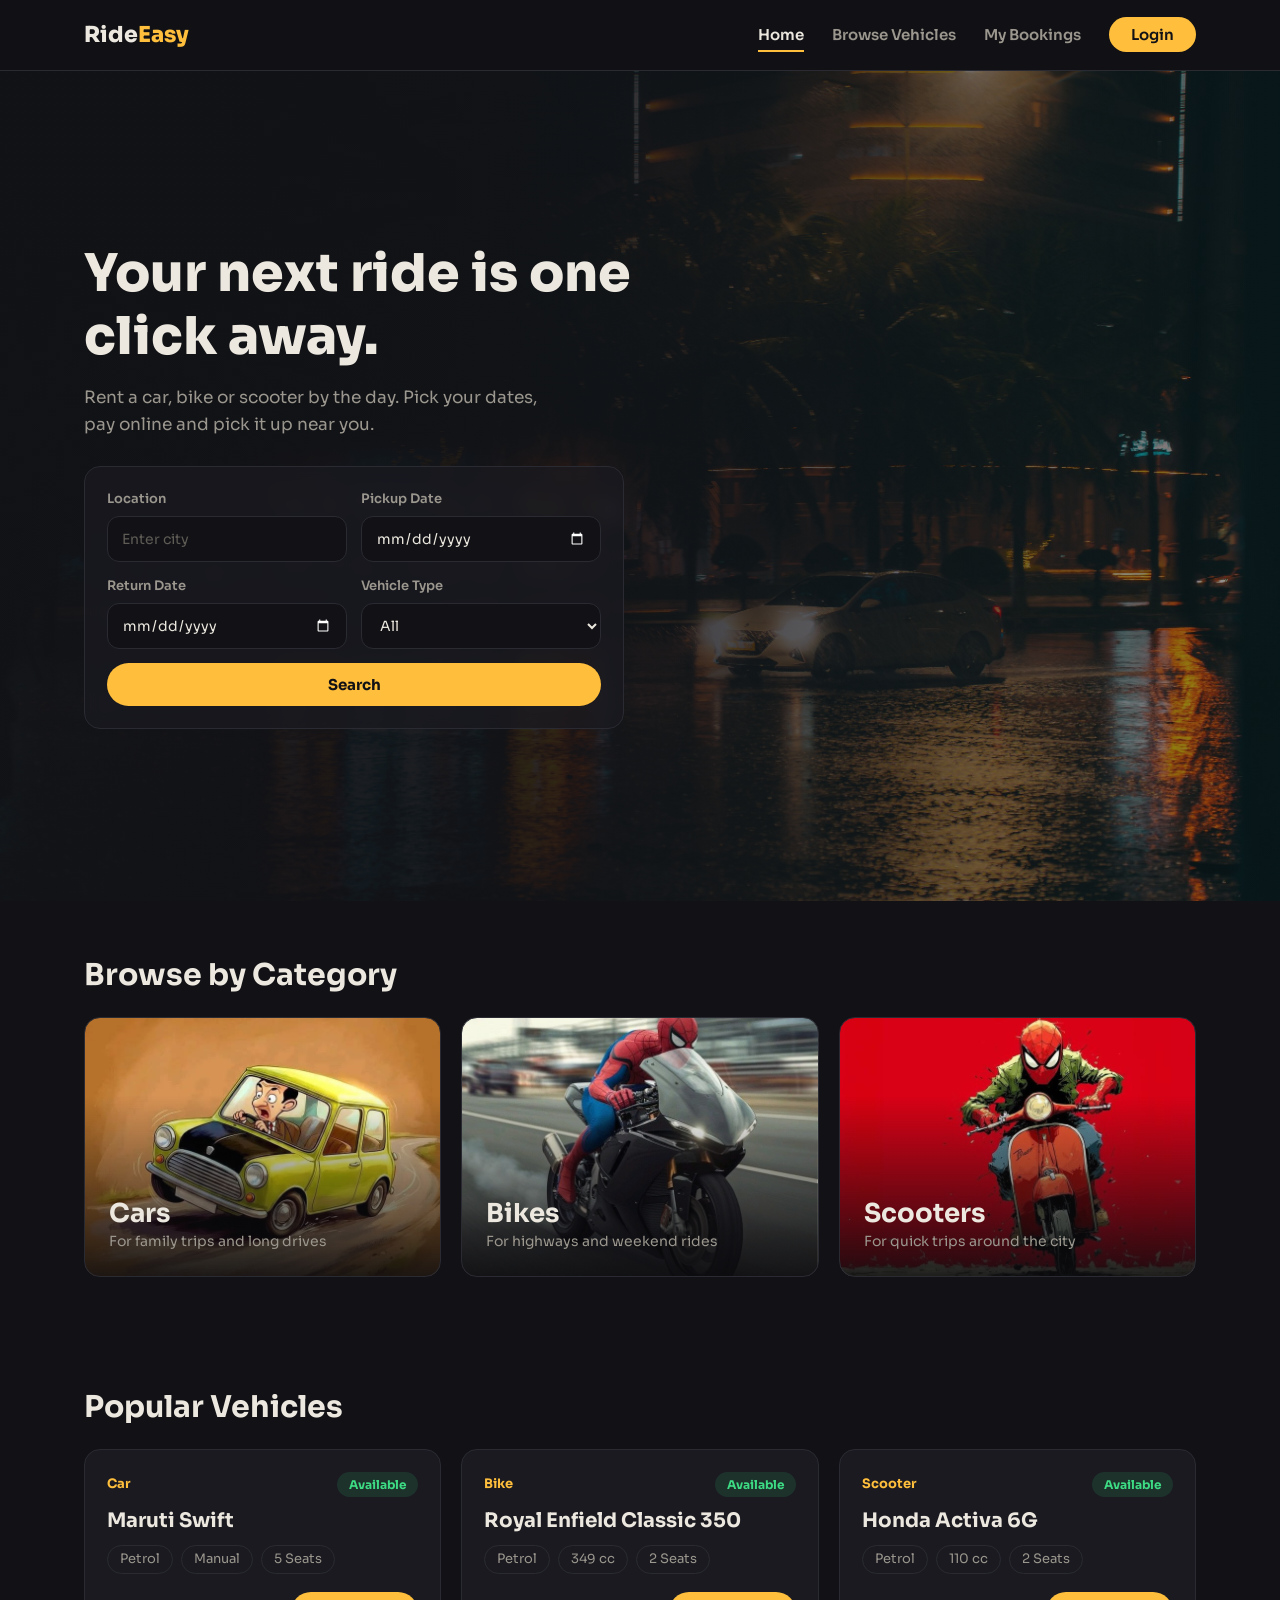
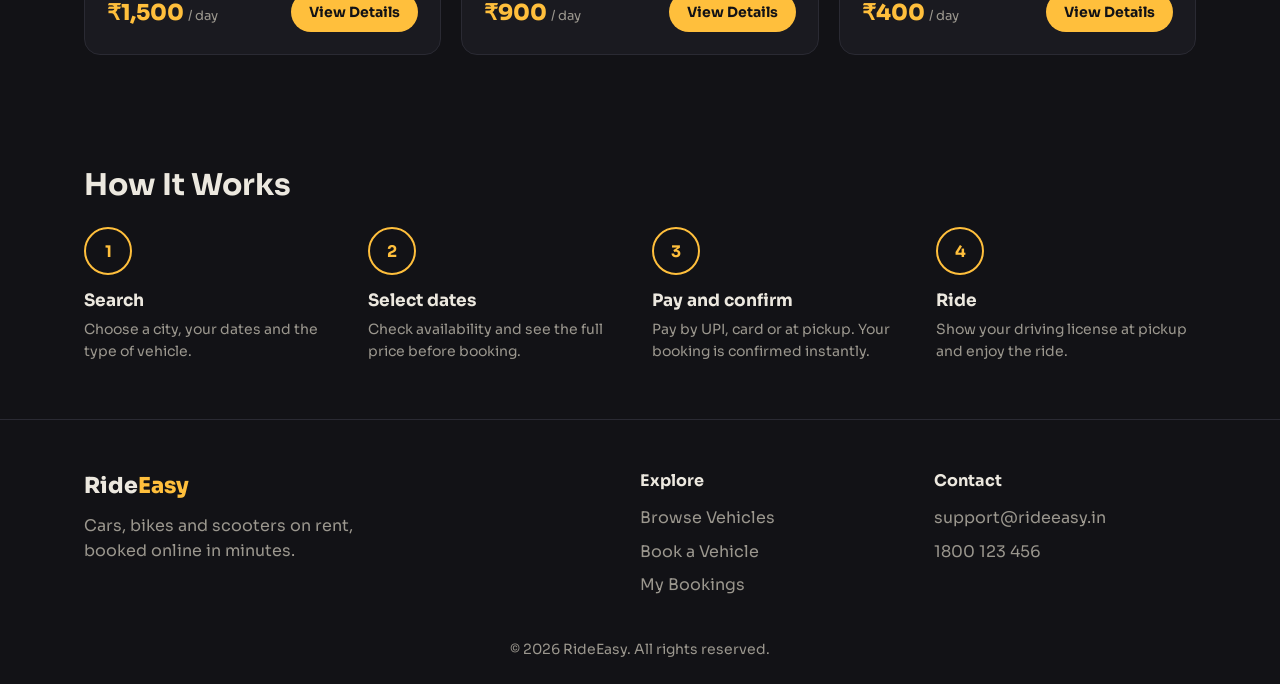
<file: index.html>
<!DOCTYPE html>
<html lang="en">

<head>
    <meta charset="UTF-8">
    <meta name="viewport" content="width=device-width, initial-scale=1.0">
    <title>RideEasy - Vehicle Rental Platform</title>

    <!-- Google Font: Sora -->
    <link rel="preconnect" href="https://fonts.googleapis.com">
    <link rel="preconnect" href="https://fonts.gstatic.com" crossorigin>
    <link href="https://fonts.googleapis.com/css2?family=Sora:wght@400;600;700;800&display=swap" rel="stylesheet">

    <link rel="stylesheet" href="css/style.css">
</head>

<body>

    <!-- Navbar -->
    <header class="site-header">
        <nav class="navbar">
            <a href="index.html" class="logo">Ride<span>Easy</span></a>

            <!-- Menu button (shown only on phones) -->
            <input type="checkbox" id="menu-toggle">
            <label for="menu-toggle" class="menu-icon">&#9776;</label>

            <ul class="nav-links">
                <li><a href="index.html" class="current">Home</a></li>
                <li><a href="browse.html">Browse Vehicles</a></li>
                <li><a href="my-bookings.html">My Bookings</a></li>
                <li><a href="login.html" class="login-btn">Login</a></li>
            </ul>
        </nav>
    </header>

    <main>
        <!-- First view: background photo + search -->
        <section class="top-section">
            <div class="container">
                <h1>Your next ride is one click away.</h1>
                <p class="subtitle">Rent a car, bike or scooter by the day. Pick your dates, pay online and pick it up
                    near you.</p>

                <form class="search-form" action="browse.html">
                    <div class="field">
                        <label for="location">Location</label>
                        <input type="text" id="location" name="location" placeholder="Enter city" required>
                    </div>
                    <div class="field">
                        <label for="pickup">Pickup Date</label>
                        <input type="date" id="pickup" name="pickup" required>
                    </div>
                    <div class="field">
                        <label for="return">Return Date</label>
                        <input type="date" id="return" name="return" required>
                    </div>
                    <div class="field">
                        <label for="type">Vehicle Type</label>
                        <select id="type" name="type">
                            <option value="all">All</option>
                            <option value="car">Car</option>
                            <option value="bike">Bike</option>
                            <option value="scooter">Scooter</option>
                        </select>
                    </div>
                    <button type="submit">Search</button>
                </form>
            </div>
        </section>

        <!-- Categories -->
        <section class="categories">
            <div class="container">
                <h2>Browse by Category</h2>
                <div class="category-list">
                    <a href="browse.html#cars" class="category-box cars">
                        <h3>Cars</h3>
                        <p>For family trips and long drives</p>
                    </a>
                    <a href="browse.html#bikes" class="category-box bikes">
                        <h3>Bikes</h3>
                        <p>For highways and weekend rides</p>
                    </a>
                    <a href="browse.html#scooters" class="category-box scooters">
                        <h3>Scooters</h3>
                        <p>For quick trips around the city</p>
                    </a>
                </div>
            </div>
        </section>

        <!-- Popular Vehicles -->
        <section class="popular">
            <div class="container">
                <h2>Popular Vehicles</h2>
                <div class="vehicle-list">
                    <article class="vehicle-box">
                        <div class="box-top">
                            <span class="type">Car</span>
                            <span class="status available">Available</span>
                        </div>
                        <h3>Maruti Swift</h3>
                        <ul class="tags">
                            <li>Petrol</li>
                            <li>Manual</li>
                            <li>5 Seats</li>
                        </ul>
                        <div class="box-bottom">
                            <p class="price">₹1,500 <span>/ day</span></p>
                            <a href="vehicle.html#swift" class="btn">View Details</a>
                        </div>
                    </article>

                    <article class="vehicle-box">
                        <div class="box-top">
                            <span class="type">Bike</span>
                            <span class="status available">Available</span>
                        </div>
                        <h3>Royal Enfield Classic 350</h3>
                        <ul class="tags">
                            <li>Petrol</li>
                            <li>349 cc</li>
                            <li>2 Seats</li>
                        </ul>
                        <div class="box-bottom">
                            <p class="price">₹900 <span>/ day</span></p>
                            <a href="vehicle.html#classic350" class="btn">View Details</a>
                        </div>
                    </article>

                    <article class="vehicle-box">
                        <div class="box-top">
                            <span class="type">Scooter</span>
                            <span class="status available">Available</span>
                        </div>
                        <h3>Honda Activa 6G</h3>
                        <ul class="tags">
                            <li>Petrol</li>
                            <li>110 cc</li>
                            <li>2 Seats</li>
                        </ul>
                        <div class="box-bottom">
                            <p class="price">₹400 <span>/ day</span></p>
                            <a href="vehicle.html#activa" class="btn">View Details</a>
                        </div>
                    </article>
                </div>
            </div>
        </section>

        <!-- How It Works -->
        <section class="how-it-works">
            <div class="container">
                <h2>How It Works</h2>
                <ol class="steps">
                    <li>
                        <h3>Search</h3>
                        <p>Choose a city, your dates and the type of vehicle.</p>
                    </li>
                    <li>
                        <h3>Select dates</h3>
                        <p>Check availability and see the full price before booking.</p>
                    </li>
                    <li>
                        <h3>Pay and confirm</h3>
                        <p>Pay by UPI, card or at pickup. Your booking is confirmed instantly.</p>
                    </li>
                    <li>
                        <h3>Ride</h3>
                        <p>Show your driving license at pickup and enjoy the ride.</p>
                    </li>
                </ol>
            </div>
        </section>
    </main>

    <!-- Footer -->
    <footer class="site-footer">
        <div class="container footer-grid">
            <div>
                <a href="index.html" class="logo">Ride<span>Easy</span></a>
                <p>Cars, bikes and scooters on rent, booked online in minutes.</p>
            </div>
            <div>
                <h4>Explore</h4>
                <a href="browse.html">Browse Vehicles</a>
                <a href="booking.html">Book a Vehicle</a>
                <a href="my-bookings.html">My Bookings</a>
            </div>
            <div>
                <h4>Contact</h4>
                <a href="mailto:support@rideeasy.in">support@rideeasy.in</a>
                <a href="tel:+911800123456">1800 123 456</a>
            </div>
        </div>
        <p class="copyright">&copy; 2026 RideEasy. All rights reserved.</p>
    </footer>
    <script src="js/data.js"></script>
</body>

</html>
</file>
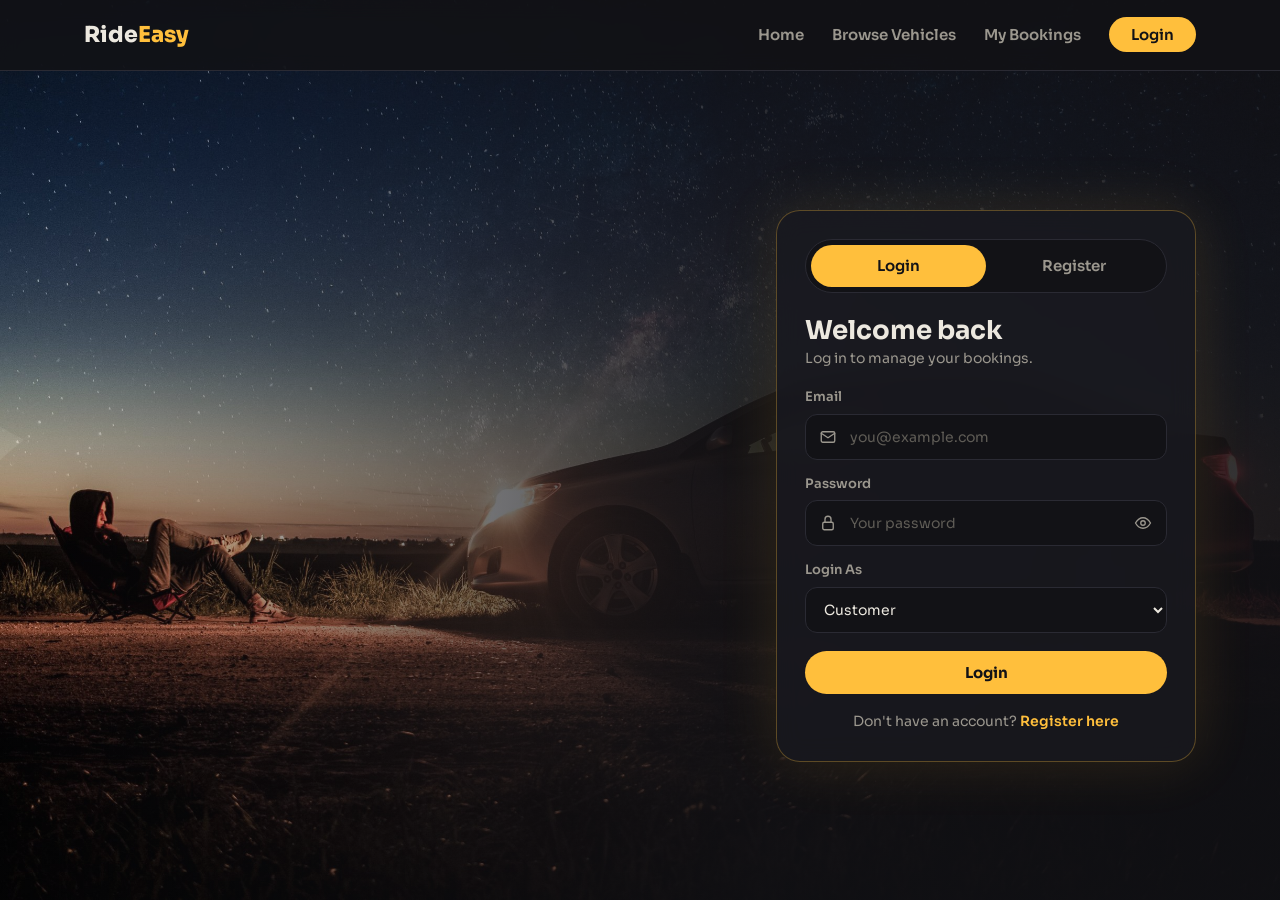
<file: admin.html>
<!DOCTYPE html>
<html lang="en">

<head>
    <meta charset="UTF-8">
    <meta name="viewport" content="width=device-width, initial-scale=1.0">
    <title>Admin Dashboard - RideEasy</title>

    <!-- Google Font: Sora -->
    <link rel="preconnect" href="https://fonts.googleapis.com">
    <link rel="preconnect" href="https://fonts.gstatic.com" crossorigin>
    <link href="https://fonts.googleapis.com/css2?family=Sora:wght@400;600;700;800&display=swap" rel="stylesheet">

    <link rel="stylesheet" href="css/style.css">
</head>

<body class="admin-page">

    <!-- Navbar -->
    <!-- Navbar -->
    <header class="site-header">
        <nav class="navbar">
            <a href="index.html" class="logo">Ride<span>Easy</span> <small>Admin</small></a>

            <!-- Menu button (shown only on phones) -->
            <input type="checkbox" id="menu-toggle">
            <label for="menu-toggle" class="menu-icon">&#9776;</label>

            <ul class="nav-links">
                <li><a href="#dashboard" class="current">Dashboard</a></li>
                <li><a href="#vehicles">Vehicles</a></li>
                <li><a href="#bookings">Bookings</a></li>
                <li><a href="#maintenance">Maintenance</a></li>
                <li><a href="#reviews">Reviews</a></li>
                <li><a href="login.html" class="login-btn">Logout</a></li>
            </ul>
        </nav>
    </header>

    <main>
        <!-- Dashboard Stats -->
        <section id="dashboard" class="admin-section">
            <div class="container">
                <h1>Admin Dashboard</h1>
                <p class="subtitle">Here's how the fleet is doing today.</p>

                <div class="stats">
                    <div class="stat-box">
                        <h3>Total Vehicles</h3>
                        <p>12</p>
                    </div>
                    <div class="stat-box">
                        <h3>Active Rentals</h3>
                        <p>1</p>
                    </div>
                    <div class="stat-box">
                        <h3>Total Revenue</h3>
                        <p>₹14,600</p>
                    </div>
                    <div class="stat-box warning">
                        <h3>Under Maintenance</h3>
                        <p>1</p>
                    </div>
                </div>
            </div>
        </section>

        <!-- Manage Vehicles -->
        <section id="vehicles" class="admin-section">
            <div class="container">
                <h2>Manage Vehicles</h2>

                <form class="add-vehicle-form">
                    <div class="field">
                        <label for="v-name">Vehicle Name</label>
                        <input type="text" id="v-name" name="v-name" required>
                    </div>
                    <div class="field">
                        <label for="v-type">Type</label>
                        <select id="v-type" name="v-type">
                            <option value="car">Car</option>
                            <option value="bike">Bike</option>
                            <option value="scooter">Scooter</option>
                        </select>
                    </div>
                    <div class="field">
                        <label for="v-fuel">Fuel</label>
                        <select id="v-fuel" name="v-fuel">
                            <option value="petrol">Petrol</option>
                            <option value="diesel">Diesel</option>
                            <option value="electric">Electric</option>
                        </select>
                    </div>
                    <div class="field">
                        <label for="v-price">Price per Day (₹)</label>
                        <input type="number" id="v-price" name="v-price" min="1" required>
                    </div>
                    <button type="submit">Add Vehicle</button>
                </form>

                <div class="table-box">
                    <table class="admin-table">
                        <thead>
                            <tr>
                                <th>Vehicle</th>
                                <th>Type</th>
                                <th>Price/Day</th>
                                <th>Status</th>
                                <th>Actions</th>
                            </tr>
                        </thead>
                        <tbody>
                            <tr>
                                <td>Maruti Swift</td>
                                <td>Car</td>
                                <td>₹1,500</td>
                                <td><span class="status available">Available</span></td>
                                <td>
                                    <button type="button" class="btn-small btn-outline">Edit</button>
                                    <button type="button" class="btn-small btn-danger">Delete</button>
                                </td>
                            </tr>
                            <tr>
                                <td>Hyundai Creta</td>
                                <td>Car</td>
                                <td>₹2,500</td>
                                <td><span class="status available">Available</span></td>
                                <td>
                                    <button type="button" class="btn-small btn-outline">Edit</button>
                                    <button type="button" class="btn-small btn-danger">Delete</button>
                                </td>
                            </tr>
                            <tr>
                                <td>Tata Nexon</td>
                                <td>Car</td>
                                <td>₹2,000</td>
                                <td><span class="status available">Available</span></td>
                                <td>
                                    <button type="button" class="btn-small btn-outline">Edit</button>
                                    <button type="button" class="btn-small btn-danger">Delete</button>
                                </td>
                            </tr>
                            <tr>
                                <td>Mahindra Thar</td>
                                <td>Car</td>
                                <td>₹3,000</td>
                                <td><span class="status available">Available</span></td>
                                <td>
                                    <button type="button" class="btn-small btn-outline">Edit</button>
                                    <button type="button" class="btn-small btn-danger">Delete</button>
                                </td>
                            </tr>
                            <tr>
                                <td>Royal Enfield Classic 350</td>
                                <td>Bike</td>
                                <td>₹900</td>
                                <td><span class="status available">Available</span></td>
                                <td>
                                    <button type="button" class="btn-small btn-outline">Edit</button>
                                    <button type="button" class="btn-small btn-danger">Delete</button>
                                </td>
                            </tr>
                            <tr>
                                <td>Bajaj Pulsar 150</td>
                                <td>Bike</td>
                                <td>₹600</td>
                                <td><span class="status booked">Booked</span></td>
                                <td>
                                    <button type="button" class="btn-small btn-outline">Edit</button>
                                    <button type="button" class="btn-small btn-danger">Delete</button>
                                </td>
                            </tr>
                            <tr>
                                <td>KTM Duke 200</td>
                                <td>Bike</td>
                                <td>₹1,000</td>
                                <td><span class="status available">Available</span></td>
                                <td>
                                    <button type="button" class="btn-small btn-outline">Edit</button>
                                    <button type="button" class="btn-small btn-danger">Delete</button>
                                </td>
                            </tr>
                            <tr>
                                <td>Yamaha R15</td>
                                <td>Bike</td>
                                <td>₹1,100</td>
                                <td><span class="status available">Available</span></td>
                                <td>
                                    <button type="button" class="btn-small btn-outline">Edit</button>
                                    <button type="button" class="btn-small btn-danger">Delete</button>
                                </td>
                            </tr>
                            <tr>
                                <td>Honda Activa 6G</td>
                                <td>Scooter</td>
                                <td>₹400</td>
                                <td><span class="status available">Available</span></td>
                                <td>
                                    <button type="button" class="btn-small btn-outline">Edit</button>
                                    <button type="button" class="btn-small btn-danger">Delete</button>
                                </td>
                            </tr>
                            <tr>
                                <td>Ather 450X</td>
                                <td>Scooter</td>
                                <td>₹500</td>
                                <td><span class="status maintenance">Under Maintenance</span></td>
                                <td>
                                    <button type="button" class="btn-small btn-outline">Edit</button>
                                    <button type="button" class="btn-small btn-danger">Delete</button>
                                </td>
                            </tr>
                            <tr>
                                <td>TVS Jupiter</td>
                                <td>Scooter</td>
                                <td>₹400</td>
                                <td><span class="status available">Available</span></td>
                                <td>
                                    <button type="button" class="btn-small btn-outline">Edit</button>
                                    <button type="button" class="btn-small btn-danger">Delete</button>
                                </td>
                            </tr>
                            <tr>
                                <td>Ola S1 Pro</td>
                                <td>Scooter</td>
                                <td>₹550</td>
                                <td><span class="status available">Available</span></td>
                                <td>
                                    <button type="button" class="btn-small btn-outline">Edit</button>
                                    <button type="button" class="btn-small btn-danger">Delete</button>
                                </td>
                            </tr>
                        </tbody>
                    </table>
                </div>
            </div>
        </section>

        <!-- Manage Bookings -->
        <section id="bookings" class="admin-section">
            <div class="container">
                <h2>Manage Bookings</h2>
                <div class="table-box">
                    <table class="admin-table">
                        <thead>
                            <tr>
                                <th>Booking ID</th>
                                <th>Customer</th>
                                <th>Vehicle</th>
                                <th>Dates</th>
                                <th>Status</th>
                                <th>Actions</th>
                            </tr>
                        </thead>
                        <tbody>
                            <tr>
                                <td>RE101</td>
                                <td>Rahul Sharma</td>
                                <td>Maruti Swift</td>
                                <td>05-11-2026 to 07-11-2026</td>
                                <td><span class="status pending">Pending</span></td>
                                <td>
                                    <button type="button" class="btn-small">Approve</button>
                                    <button type="button" class="btn-small btn-danger">Reject</button>
                                </td>
                            </tr>
                            <tr>
                                <td>RE102</td>
                                <td>Simran Kaur</td>
                                <td>Honda Activa 6G</td>
                                <td>28-10-2026 to 30-10-2026</td>
                                <td><span class="status active">Active</span></td>
                                <td><button type="button" class="btn-small btn-outline">Mark Returned</button></td>
                            </tr>
                        </tbody>
                    </table>
                </div>
            </div>
        </section>

        <!-- Maintenance -->
        <section id="maintenance" class="admin-section">
            <div class="container">
                <h2>Maintenance Schedule</h2>
                <div class="table-box">
                    <table class="admin-table">
                        <thead>
                            <tr>
                                <th>Vehicle</th>
                                <th>Service Type</th>
                                <th>Date</th>
                                <th>Status</th>
                                <th>Action</th>
                            </tr>
                        </thead>
                        <tbody>
                            <tr>
                                <td>Ather 450X</td>
                                <td>Battery Check</td>
                                <td>29-10-2026</td>
                                <td><span class="status maintenance">In Progress</span></td>
                            </tr>
                            <tr>
                                <td>Maruti Swift</td>
                                <td>Oil Change</td>
                                <td>15-11-2026</td>
                                <td><span class="status upcoming">Scheduled</span></td>
                            </tr>
                        </tbody>
                    </table>
                </div>
            </div>
        </section>

        <!-- Reviews -->
        <section id="reviews" class="admin-section">
            <div class="container">
                <h2>Customer Reviews</h2>
                <div class="review-list">
                    <div class="review-box">
                        <p class="rating">★★★★☆ <span>Maruti Swift</span></p>
                        <blockquote>"Smooth drive and good mileage." <cite>- Rahul</cite></blockquote>
                    </div>
                    <div class="review-box">
                        <p class="rating">★★★★★ <span>Ather 450X</span></p>
                        <blockquote>"Silent and quick, loved it." <cite>- Karan</cite></blockquote>
                    </div>
                </div>
            </div>
        </section>
    </main>

    <!-- Footer -->
    <footer class="site-footer">
        <p class="copyright">&copy; 2026 RideEasy Admin Panel</p>
    </footer>
    <script src="js/data.js"></script>
    <script src="js/admin.js"></script>
</body>

</html>
</file>
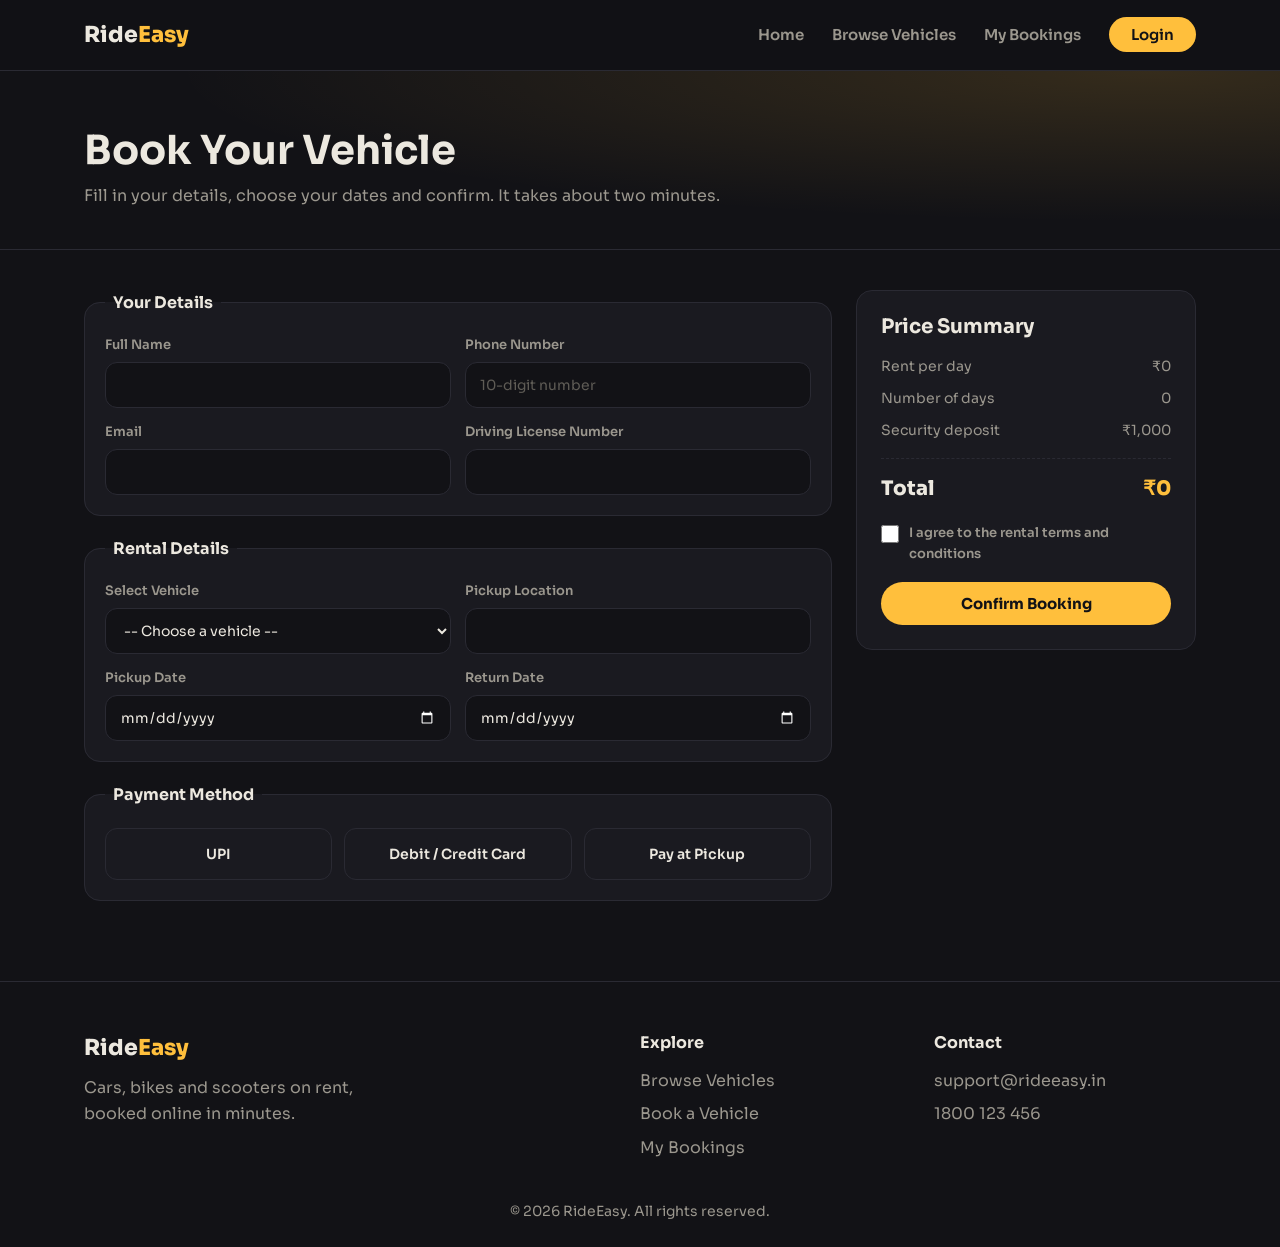
<file: booking.html>
<!DOCTYPE html>
<html lang="en">

<head>
    <meta charset="UTF-8">
    <meta name="viewport" content="width=device-width, initial-scale=1.0">
    <title>Book a Vehicle - RideEasy</title>

    <!-- Google Font: Sora -->
    <link rel="preconnect" href="https://fonts.googleapis.com">
    <link rel="preconnect" href="https://fonts.gstatic.com" crossorigin>
    <link href="https://fonts.googleapis.com/css2?family=Sora:wght@400;600;700;800&display=swap" rel="stylesheet">

    <link rel="stylesheet" href="css/style.css">
</head>

<body>

    <!-- Navbar -->
    <header class="site-header">
        <nav class="navbar">
            <a href="index.html" class="logo">Ride<span>Easy</span></a>

            <!-- Menu button (shown only on phones) -->
            <input type="checkbox" id="menu-toggle">
            <label for="menu-toggle" class="menu-icon">&#9776;</label>

            <ul class="nav-links">
                <li><a href="index.html">Home</a></li>
                <li><a href="browse.html">Browse Vehicles</a></li>
                <li><a href="my-bookings.html">My Bookings</a></li>
                <li><a href="login.html" class="login-btn">Login</a></li>
            </ul>
        </nav>
    </header>

    <main>
        <!-- Page heading -->
        <section class="page-head">
            <div class="container">
                <h1>Book Your Vehicle</h1>
                <p class="subtitle">Fill in your details, choose your dates and confirm. It takes about two minutes.</p>
            </div>
        </section>

        <section class="booking">
            <div class="container">
                <form class="booking-form" action="my-bookings.html">

                    <!-- Left side: the form -->
                    <div class="booking-fields">
                        <!-- Customer Details -->
                        <fieldset>
                            <legend>Your Details</legend>
                            <div class="field-grid">
                                <div class="field">
                                    <label for="name">Full Name</label>
                                    <input type="text" id="name" name="name" required>
                                </div>
                                <div class="field">
                                    <label for="phone">Phone Number</label>
                                    <input type="tel" id="phone" name="phone" pattern="[0-9]{10}"
                                        placeholder="10-digit number" required>
                                </div>
                                <div class="field">
                                    <label for="email">Email</label>
                                    <input type="email" id="email" name="email" required>
                                </div>
                                <div class="field">
                                    <label for="license">Driving License Number</label>
                                    <input type="text" id="license" name="license" required>
                                </div>
                            </div>
                        </fieldset>

                        <!-- Rental Details -->
                        <fieldset>
                            <legend>Rental Details</legend>
                            <div class="field-grid">
                                <div class="field">
                                    <label for="vehicle">Select Vehicle</label>
                                    <select id="vehicle" name="vehicle" required>
                                        <option value="">-- Choose a vehicle --</option>
                                        <optgroup label="Cars">
                                            <option value="swift">Maruti Swift - ₹1,500/day</option>
                                            <option value="creta">Hyundai Creta - ₹2,500/day</option>
                                            <option value="nexon">Tata Nexon - ₹2,000/day</option>
                                            <option value="thar">Mahindra Thar - ₹3,000/day</option>
                                        </optgroup>
                                        <optgroup label="Bikes">
                                            <option value="classic350">Royal Enfield Classic 350 - ₹900/day</option>
                                            <option value="pulsar">Bajaj Pulsar 150 - ₹600/day</option>
                                            <option value="duke200">KTM Duke 200 - ₹1,000/day</option>
                                            <option value="r15">Yamaha R15 - ₹1,100/day</option>
                                        </optgroup>
                                        <optgroup label="Scooters">
                                            <option value="activa">Honda Activa 6G - ₹400/day</option>
                                            <option value="ather">Ather 450X - ₹500/day</option>
                                            <option value="jupiter">TVS Jupiter - ₹400/day</option>
                                            <option value="ola-s1">Ola S1 Pro - ₹550/day</option>
                                        </optgroup>
                                    </select>
                                </div>
                                <div class="field">
                                    <label for="pickup-location">Pickup Location</label>
                                    <input type="text" id="pickup-location" name="pickup-location" required>
                                </div>
                                <div class="field">
                                    <label for="pickup-date">Pickup Date</label>
                                    <input type="date" id="pickup-date" name="pickup-date" required>
                                </div>
                                <div class="field">
                                    <label for="return-date">Return Date</label>
                                    <input type="date" id="return-date" name="return-date" required>
                                </div>
                            </div>
                        </fieldset>

                        <!-- Payment -->
                        <fieldset>
                            <legend>Payment Method</legend>
                            <div class="pay-options">
                                <input type="radio" id="upi" name="payment" value="upi" required>
                                <label for="upi">UPI</label>

                                <input type="radio" id="card" name="payment" value="card">
                                <label for="card">Debit / Credit Card</label>

                                <input type="radio" id="cash" name="payment" value="cash">
                                <label for="cash">Pay at Pickup</label>
                            </div>
                        </fieldset>
                    </div>

                    <!-- Right side: price summary -->
                    <aside class="price-summary">
                        <h2>Price Summary</h2>
                        <p><span>Rent per day</span> <span id="rent-per-day">₹0</span></p>
                        <p><span>Number of days</span> <span id="num-days">0</span></p>
                        <p><span>Security deposit</span> <span>₹1,000</span></p>
                        <p class="total"><span>Total</span> <span id="total">₹0</span></p>

                        <div class="terms">
                            <input type="checkbox" id="terms" name="terms" required>
                            <label for="terms">I agree to the rental terms and conditions</label>
                        </div>

                        <button type="submit">Confirm Booking</button>
                    </aside>
                </form>
            </div>
        </section>
    </main>

    <!-- Footer -->
    <footer class="site-footer">
        <div class="container footer-grid">
            <div>
                <a href="index.html" class="logo">Ride<span>Easy</span></a>
                <p>Cars, bikes and scooters on rent, booked online in minutes.</p>
            </div>
            <div>
                <h4>Explore</h4>
                <a href="browse.html">Browse Vehicles</a>
                <a href="booking.html">Book a Vehicle</a>
                <a href="my-bookings.html">My Bookings</a>
            </div>
            <div>
                <h4>Contact</h4>
                <a href="mailto:support@rideeasy.in">support@rideeasy.in</a>
                <a href="tel:+911800123456">1800 123 456</a>
            </div>
        </div>
        <p class="copyright">&copy; 2026 RideEasy. All rights reserved.</p>
    </footer>
    <script src="js/data.js"></script>
    <script src="js/booking.js"></script>
</body>

</html>
</file>
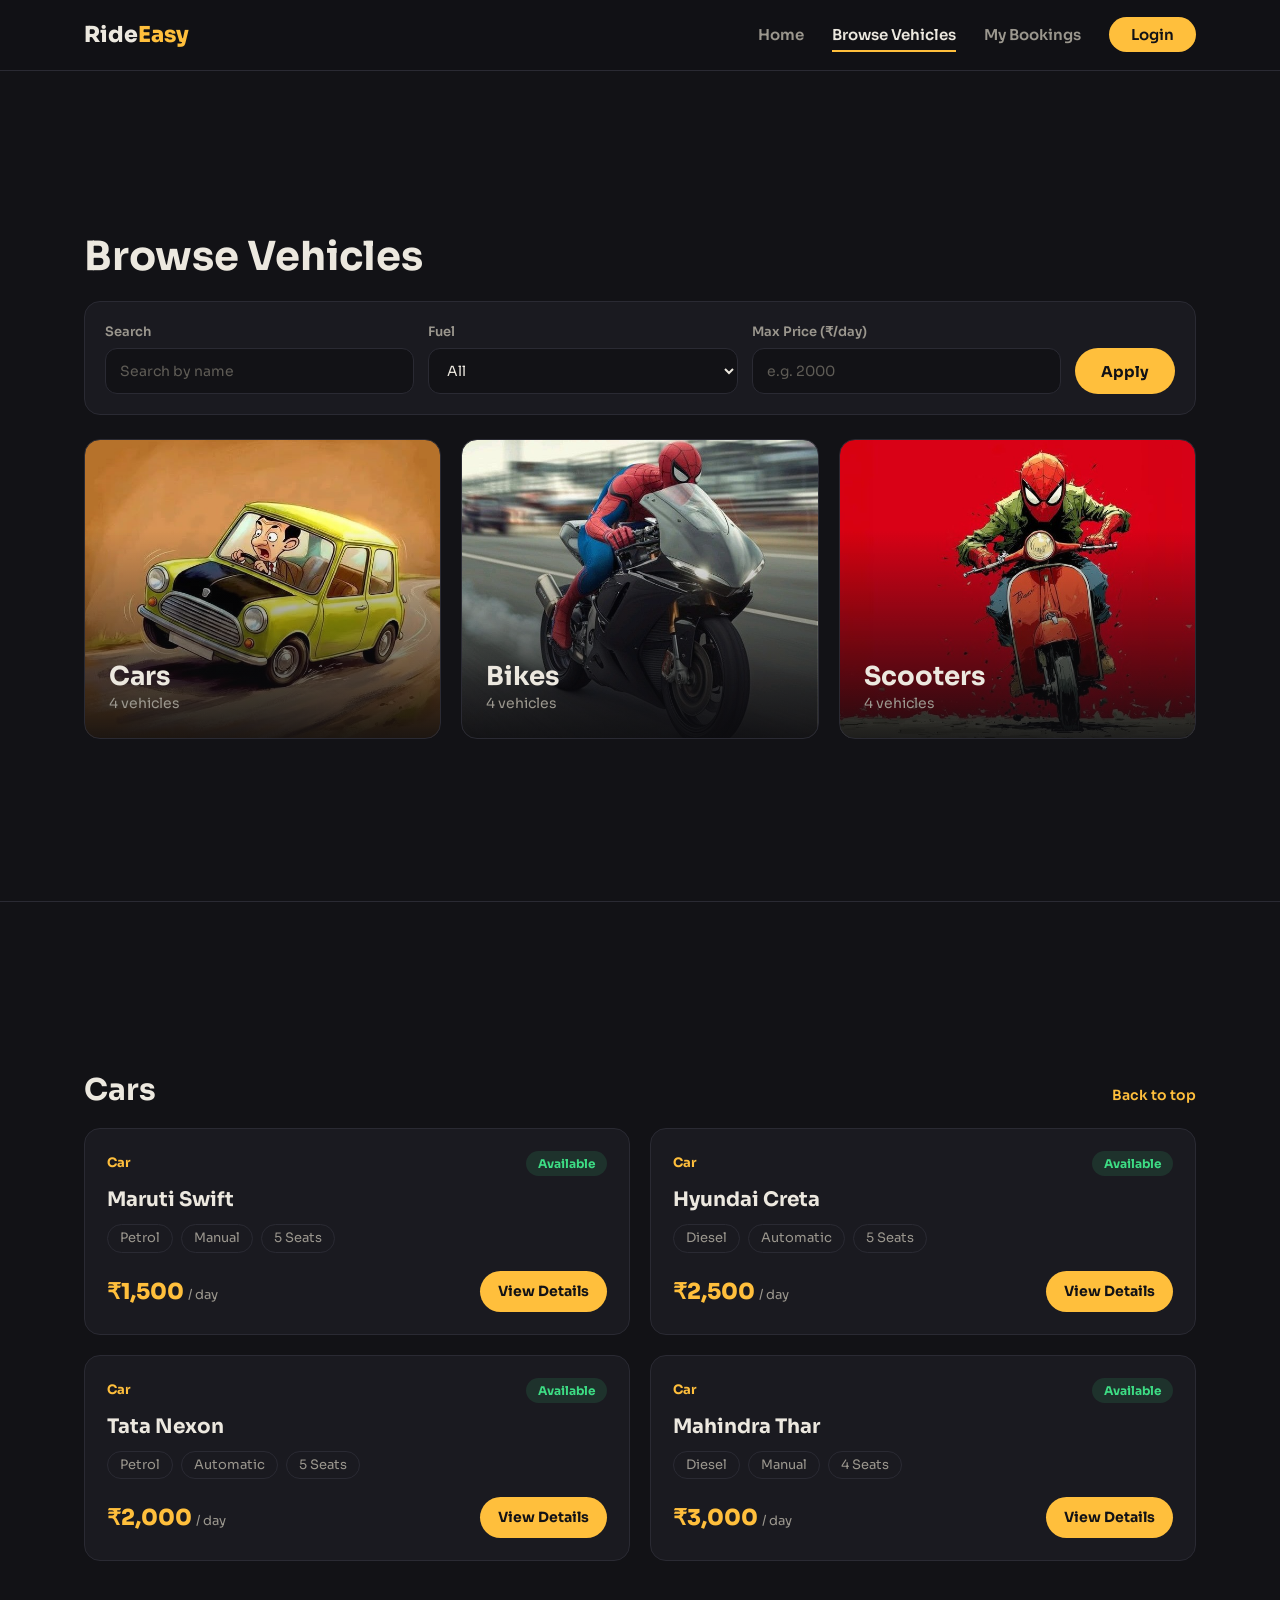
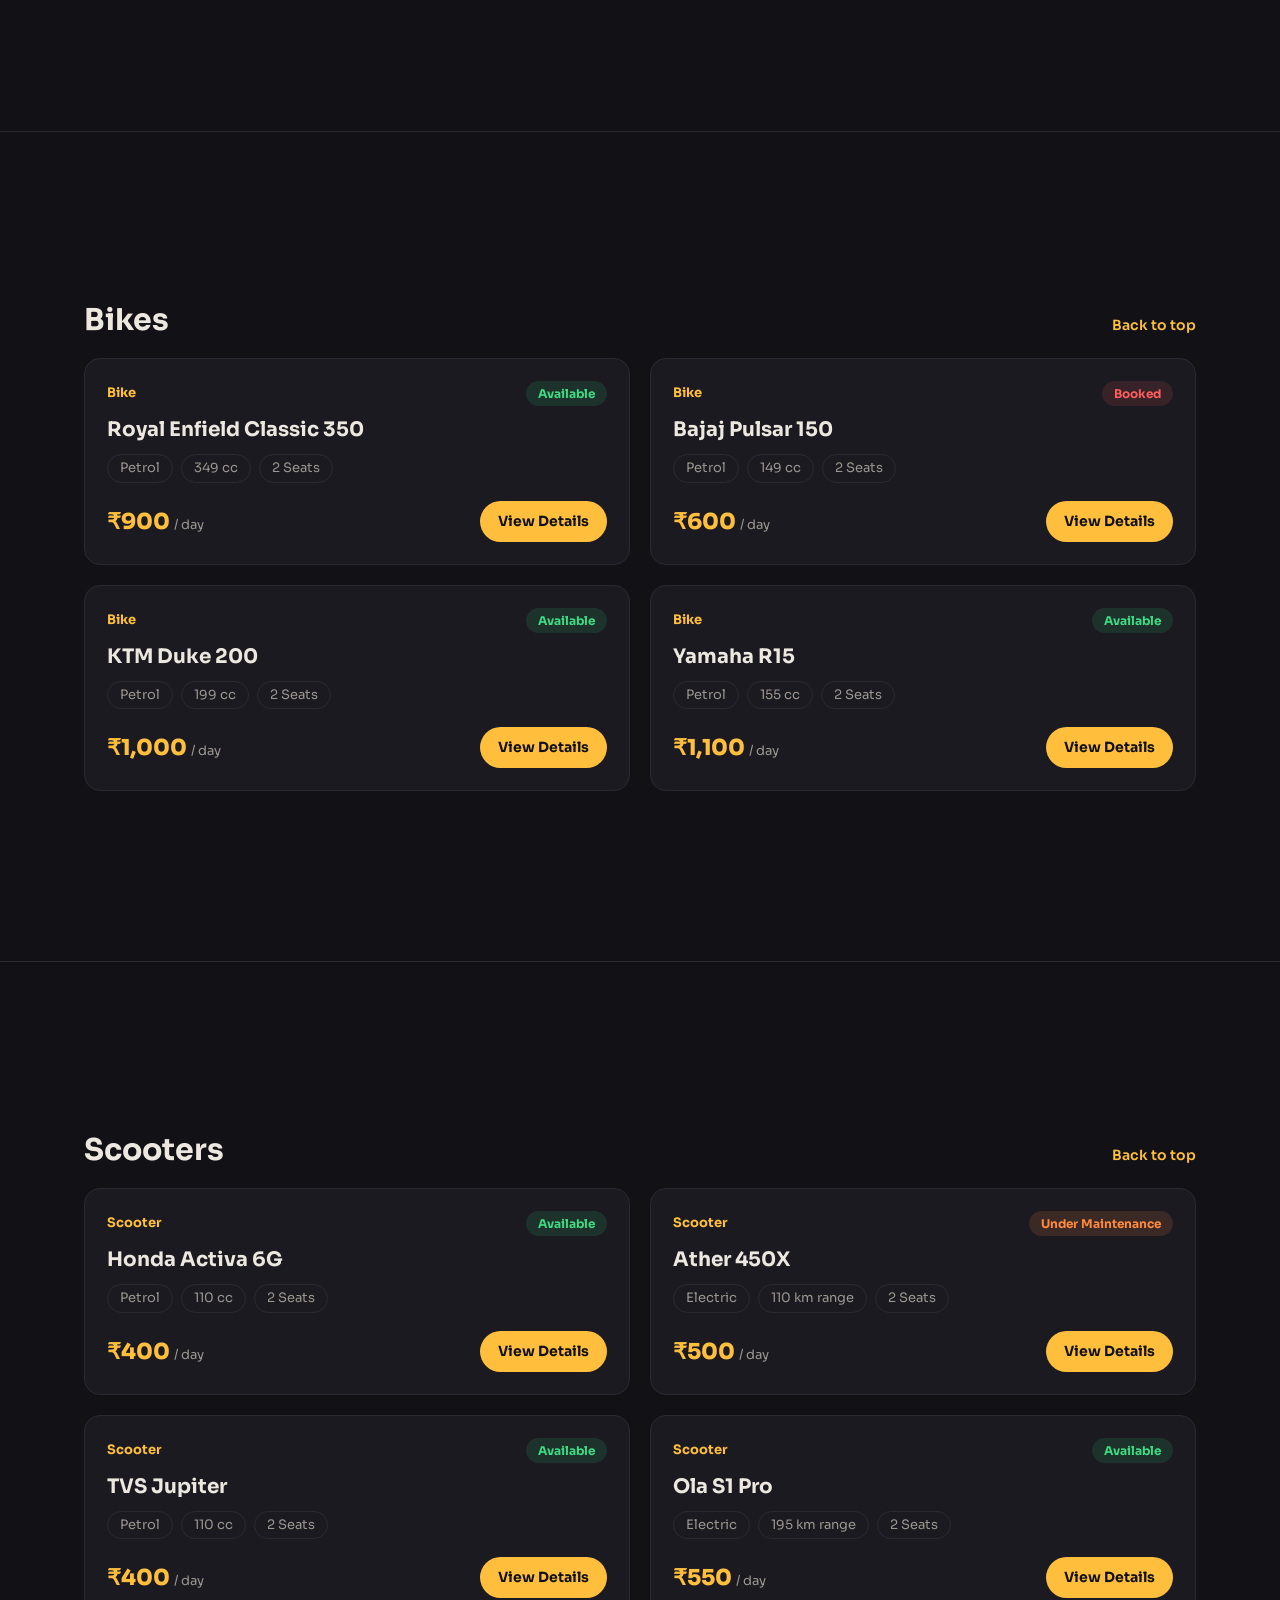
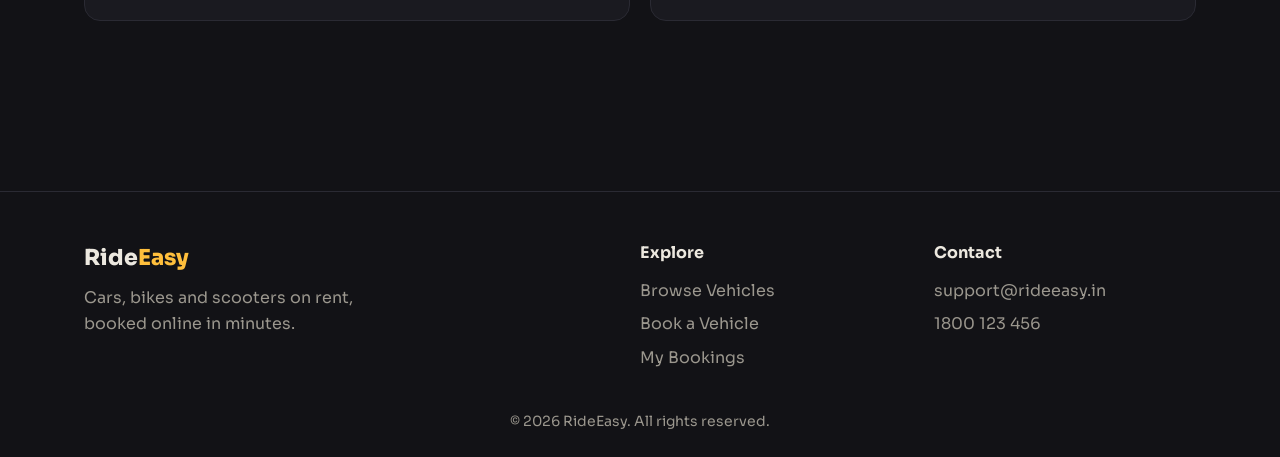
<file: browse.html>
<!DOCTYPE html>
<html lang="en">

<head>
    <meta charset="UTF-8">
    <meta name="viewport" content="width=device-width, initial-scale=1.0">
    <title>Browse Vehicles - RideEasy</title>

    <!-- Google Font: Sora -->
    <link rel="preconnect" href="https://fonts.googleapis.com">
    <link rel="preconnect" href="https://fonts.gstatic.com" crossorigin>
    <link href="https://fonts.googleapis.com/css2?family=Sora:wght@400;600;700;800&display=swap" rel="stylesheet">

    <link rel="stylesheet" href="css/style.css">
</head>

<body>

    <!-- Navbar -->
    <header class="site-header">
        <nav class="navbar">
            <a href="index.html" class="logo">Ride<span>Easy</span></a>

            <!-- Menu button (shown only on phones) -->
            <input type="checkbox" id="menu-toggle">
            <label for="menu-toggle" class="menu-icon">&#9776;</label>

            <ul class="nav-links">
                <li><a href="index.html">Home</a></li>
                <li><a href="browse.html" class="current">Browse Vehicles</a></li>
                <li><a href="my-bookings.html">My Bookings</a></li>
                <li><a href="login.html" class="login-btn">Login</a></li>
            </ul>
        </nav>
    </header>

    <main>
        <!-- First view: heading, filters and categories -->
        <section id="browse-top" class="browse-top">
            <div class="container">
                <h1>Browse Vehicles</h1>

                <!-- Filters -->
                <form class="filter-form">
                    <div class="field">
                        <label for="search">Search</label>
                        <input type="text" id="search" placeholder="Search by name">
                    </div>
                    <div class="field">
                        <label for="fuel">Fuel</label>
                        <select id="fuel">
                            <option value="all">All</option>
                            <option value="petrol">Petrol</option>
                            <option value="diesel">Diesel</option>
                            <option value="electric">Electric</option>
                        </select>
                    </div>
                    <div class="field">
                        <label for="max-price">Max Price (₹/day)</label>
                        <input type="number" id="max-price" placeholder="e.g. 2000">
                    </div>
                    <button type="submit">Apply</button>
                </form>

                <!-- Category boxes (jump to each section) -->
                <div class="category-list">
                    <a href="#cars" class="category-box cars">
                        <h3>Cars</h3>
                        <p>4 vehicles</p>
                    </a>
                    <a href="#bikes" class="category-box bikes">
                        <h3>Bikes</h3>
                        <p>4 vehicles</p>
                    </a>
                    <a href="#scooters" class="category-box scooters">
                        <h3>Scooters</h3>
                        <p>4 vehicles</p>
                    </a>
                </div>
            </div>
        </section>

        <!-- Cars -->
        <section id="cars" class="vehicle-section">
            <div class="container">
                <div class="section-head">
                    <h2>Cars</h2>
                    <a href="#browse-top" class="back-link">Back to top</a>
                </div>
                <div class="vehicle-list">
                    <article class="vehicle-box">
                        <div class="box-top">
                            <span class="type">Car</span>
                            <span class="status available">Available</span>
                        </div>
                        <h3>Maruti Swift</h3>
                        <ul class="tags">
                            <li>Petrol</li>
                            <li>Manual</li>
                            <li>5 Seats</li>
                        </ul>
                        <div class="box-bottom">
                            <p class="price">₹1,500 <span>/ day</span></p>
                            <a href="vehicle.html#swift" class="btn">View Details</a>
                        </div>
                    </article>

                    <article class="vehicle-box">
                        <div class="box-top">
                            <span class="type">Car</span>
                            <span class="status available">Available</span>
                        </div>
                        <h3>Hyundai Creta</h3>
                        <ul class="tags">
                            <li>Diesel</li>
                            <li>Automatic</li>
                            <li>5 Seats</li>
                        </ul>
                        <div class="box-bottom">
                            <p class="price">₹2,500 <span>/ day</span></p>
                            <a href="vehicle.html#creta" class="btn">View Details</a>
                        </div>
                    </article>

                    <article class="vehicle-box">
                        <div class="box-top">
                            <span class="type">Car</span>
                            <span class="status available">Available</span>
                        </div>
                        <h3>Tata Nexon</h3>
                        <ul class="tags">
                            <li>Petrol</li>
                            <li>Automatic</li>
                            <li>5 Seats</li>
                        </ul>
                        <div class="box-bottom">
                            <p class="price">₹2,000 <span>/ day</span></p>
                            <a href="vehicle.html#nexon" class="btn">View Details</a>
                        </div>
                    </article>

                    <article class="vehicle-box">
                        <div class="box-top">
                            <span class="type">Car</span>
                            <span class="status available">Available</span>
                        </div>
                        <h3>Mahindra Thar</h3>
                        <ul class="tags">
                            <li>Diesel</li>
                            <li>Manual</li>
                            <li>4 Seats</li>
                        </ul>
                        <div class="box-bottom">
                            <p class="price">₹3,000 <span>/ day</span></p>
                            <a href="vehicle.html#thar" class="btn">View Details</a>
                        </div>
                    </article>
                </div>
            </div>
        </section>

        <!-- Bikes -->
        <section id="bikes" class="vehicle-section">
            <div class="container">
                <div class="section-head">
                    <h2>Bikes</h2>
                    <a href="#browse-top" class="back-link">Back to top</a>
                </div>
                <div class="vehicle-list">
                    <article class="vehicle-box">
                        <div class="box-top">
                            <span class="type">Bike</span>
                            <span class="status available">Available</span>
                        </div>
                        <h3>Royal Enfield Classic 350</h3>
                        <ul class="tags">
                            <li>Petrol</li>
                            <li>349 cc</li>
                            <li>2 Seats</li>
                        </ul>
                        <div class="box-bottom">
                            <p class="price">₹900 <span>/ day</span></p>
                            <a href="vehicle.html#classic350" class="btn">View Details</a>
                        </div>
                    </article>

                    <article class="vehicle-box">
                        <div class="box-top">
                            <span class="type">Bike</span>
                            <span class="status booked">Booked</span>
                        </div>
                        <h3>Bajaj Pulsar 150</h3>
                        <ul class="tags">
                            <li>Petrol</li>
                            <li>149 cc</li>
                            <li>2 Seats</li>
                        </ul>
                        <div class="box-bottom">
                            <p class="price">₹600 <span>/ day</span></p>
                            <a href="vehicle.html#pulsar" class="btn">View Details</a>
                        </div>
                    </article>

                    <article class="vehicle-box">
                        <div class="box-top">
                            <span class="type">Bike</span>
                            <span class="status available">Available</span>
                        </div>
                        <h3>KTM Duke 200</h3>
                        <ul class="tags">
                            <li>Petrol</li>
                            <li>199 cc</li>
                            <li>2 Seats</li>
                        </ul>
                        <div class="box-bottom">
                            <p class="price">₹1,000 <span>/ day</span></p>
                            <a href="vehicle.html#duke200" class="btn">View Details</a>
                        </div>
                    </article>

                    <article class="vehicle-box">
                        <div class="box-top">
                            <span class="type">Bike</span>
                            <span class="status available">Available</span>
                        </div>
                        <h3>Yamaha R15</h3>
                        <ul class="tags">
                            <li>Petrol</li>
                            <li>155 cc</li>
                            <li>2 Seats</li>
                        </ul>
                        <div class="box-bottom">
                            <p class="price">₹1,100 <span>/ day</span></p>
                            <a href="vehicle.html#r15" class="btn">View Details</a>
                        </div>
                    </article>
                </div>
            </div>
        </section>

        <!-- Scooters -->
        <section id="scooters" class="vehicle-section">
            <div class="container">
                <div class="section-head">
                    <h2>Scooters</h2>
                    <a href="#browse-top" class="back-link">Back to top</a>
                </div>
                <div class="vehicle-list">
                    <article class="vehicle-box">
                        <div class="box-top">
                            <span class="type">Scooter</span>
                            <span class="status available">Available</span>
                        </div>
                        <h3>Honda Activa 6G</h3>
                        <ul class="tags">
                            <li>Petrol</li>
                            <li>110 cc</li>
                            <li>2 Seats</li>
                        </ul>
                        <div class="box-bottom">
                            <p class="price">₹400 <span>/ day</span></p>
                            <a href="vehicle.html#activa" class="btn">View Details</a>
                        </div>
                    </article>

                    <article class="vehicle-box">
                        <div class="box-top">
                            <span class="type">Scooter</span>
                            <span class="status maintenance">Under Maintenance</span>
                        </div>
                        <h3>Ather 450X</h3>
                        <ul class="tags">
                            <li>Electric</li>
                            <li>110 km range</li>
                            <li>2 Seats</li>
                        </ul>
                        <div class="box-bottom">
                            <p class="price">₹500 <span>/ day</span></p>
                            <a href="vehicle.html#ather" class="btn">View Details</a>
                        </div>
                    </article>

                    <article class="vehicle-box">
                        <div class="box-top">
                            <span class="type">Scooter</span>
                            <span class="status available">Available</span>
                        </div>
                        <h3>TVS Jupiter</h3>
                        <ul class="tags">
                            <li>Petrol</li>
                            <li>110 cc</li>
                            <li>2 Seats</li>
                        </ul>
                        <div class="box-bottom">
                            <p class="price">₹400 <span>/ day</span></p>
                            <a href="vehicle.html#jupiter" class="btn">View Details</a>
                        </div>
                    </article>

                    <article class="vehicle-box">
                        <div class="box-top">
                            <span class="type">Scooter</span>
                            <span class="status available">Available</span>
                        </div>
                        <h3>Ola S1 Pro</h3>
                        <ul class="tags">
                            <li>Electric</li>
                            <li>195 km range</li>
                            <li>2 Seats</li>
                        </ul>
                        <div class="box-bottom">
                            <p class="price">₹550 <span>/ day</span></p>
                            <a href="vehicle.html#ola-s1" class="btn">View Details</a>
                        </div>
                    </article>
                </div>
            </div>
        </section>
    </main>

    <!-- Footer -->
    <footer class="site-footer">
        <div class="container footer-grid">
            <div>
                <a href="index.html" class="logo">Ride<span>Easy</span></a>
                <p>Cars, bikes and scooters on rent, booked online in minutes.</p>
            </div>
            <div>
                <h4>Explore</h4>
                <a href="browse.html">Browse Vehicles</a>
                <a href="booking.html">Book a Vehicle</a>
                <a href="my-bookings.html">My Bookings</a>
            </div>
            <div>
                <h4>Contact</h4>
                <a href="mailto:support@rideeasy.in">support@rideeasy.in</a>
                <a href="tel:+911800123456">1800 123 456</a>
            </div>
        </div>
        <p class="copyright">&copy; 2026 RideEasy. All rights reserved.</p>
    </footer>
    <script src="js/data.js"></script>
    <script src="js/browse.js"></script>
</body>

</html>
</file>
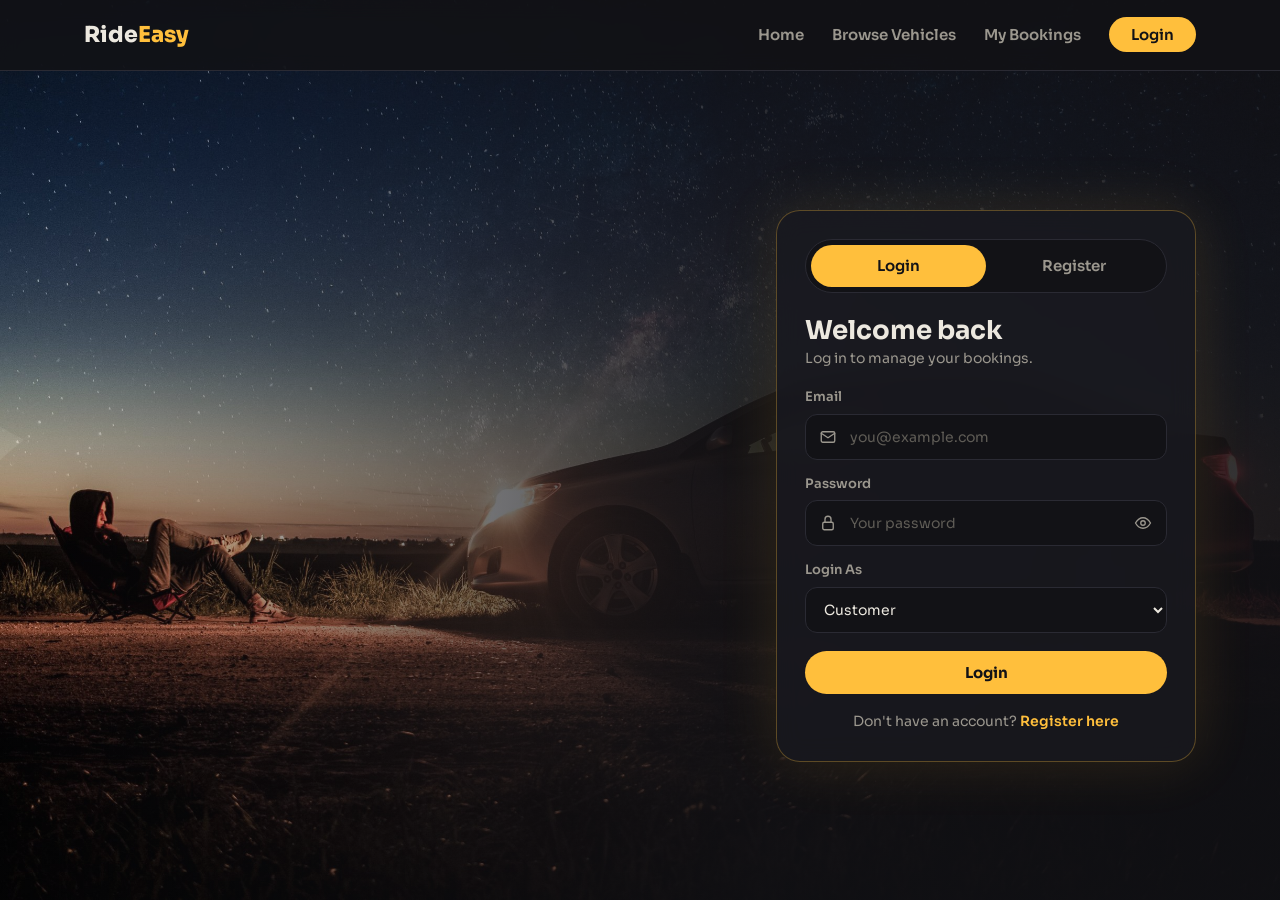
<file: login.html>
<!DOCTYPE html>
<html lang="en">

<head>
    <meta charset="UTF-8">
    <meta name="viewport" content="width=device-width, initial-scale=1.0">
    <title>Login / Register - RideEasy</title>

    <!-- Google Font: Sora -->
    <link rel="preconnect" href="https://fonts.googleapis.com">
    <link rel="preconnect" href="https://fonts.gstatic.com" crossorigin>
    <link href="https://fonts.googleapis.com/css2?family=Sora:wght@400;600;700;800&display=swap" rel="stylesheet">

    <link rel="stylesheet" href="css/style.css">
</head>

<body class="login-page">

    <!-- Navbar -->
    <header class="site-header">
        <nav class="navbar">
            <a href="index.html" class="logo">Ride<span>Easy</span></a>

            <!-- Menu button (shown only on phones) -->
            <input type="checkbox" id="menu-toggle">
            <label for="menu-toggle" class="menu-icon">&#9776;</label>

            <ul class="nav-links">
                <li><a href="index.html">Home</a></li>
                <li><a href="browse.html">Browse Vehicles</a></li>
                <li><a href="my-bookings.html">My Bookings</a></li>
                <li><a href="login.html" class="login-btn">Login</a></li>
            </ul>
        </nav>
    </header>

    <main class="login-main">
        <div class="auth-card">
            <!-- Two hidden radio buttons decide which form is shown -->
            <input type="radio" name="auth-tab" id="tab-login" class="tab-radio" checked>
            <input type="radio" name="auth-tab" id="tab-register" class="tab-radio">

            <!-- Tabs (clicking a label selects its radio button) -->
            <div class="tabs">
                <label for="tab-login">Login</label>
                <label for="tab-register">Register</label>
            </div>

            <!-- Login form -->
            <section id="login" class="form-box">
                <h1>Welcome back</h1>
                <p class="form-sub">Log in to manage your bookings.</p>

                <form class="login-form" action="index.html">
                    <label for="login-email">Email</label>
                    <div class="input-icon">
                        <svg viewBox="0 0 24 24">
                            <rect x="3" y="5" width="18" height="14" rx="2" />
                            <path d="m3 7 9 6 9-6" />
                        </svg>
                        <input type="email" id="login-email" name="email" placeholder="you@example.com" required>
                    </div>

                    <label for="login-password">Password</label>
                    <div class="input-icon">
                        <svg viewBox="0 0 24 24">
                            <rect x="5" y="11" width="14" height="10" rx="2" />
                            <path d="M8 11V7a4 4 0 0 1 8 0v4" />
                        </svg>
                        <input type="password" id="login-password" name="password" placeholder="Your password" required>
                        <button type="button" class="show-pass" title="Show password"><svg viewBox="0 0 24 24">
                                <path d="M2 12s4-7 10-7 10 7 10 7-4 7-10 7S2 12 2 12z" />
                                <circle cx="12" cy="12" r="3" />
                            </svg></button>
                    </div>

                    <label for="role">Login As</label>
                    <select id="role" name="role">
                        <option value="customer">Customer</option>
                        <option value="admin">Admin</option>
                    </select>

                    <button type="submit">Login</button>
                </form>
                <p class="switch-text">Don't have an account? <label for="tab-register">Register here</label></p>
            </section>

            <!-- Register form -->
            <section id="register" class="form-box">
                <h1>Create account</h1>
                <p class="form-sub">It takes less than a minute.</p>

                <form class="register-form" action="login.html">
                    <label for="reg-name">Full Name</label>
                    <div class="input-icon">
                        <svg viewBox="0 0 24 24">
                            <circle cx="12" cy="8" r="4" />
                            <path d="M4 21a8 8 0 0 1 16 0" />
                        </svg>
                        <input type="text" id="reg-name" name="name" placeholder="Your full name" required>
                    </div>

                    <label for="reg-email">Email</label>
                    <div class="input-icon">
                        <svg viewBox="0 0 24 24">
                            <rect x="3" y="5" width="18" height="14" rx="2" />
                            <path d="m3 7 9 6 9-6" />
                        </svg>
                        <input type="email" id="reg-email" name="email" placeholder="you@example.com" required>
                    </div>

                    <label for="reg-phone">Phone Number</label>
                    <div class="input-icon">
                        <svg viewBox="0 0 24 24">
                            <rect x="7" y="2" width="10" height="20" rx="2" />
                            <path d="M11 18h2" />
                        </svg>
                        <input type="text" id="reg-phone" name="phone" inputmode="numeric" maxlength="10"
                            placeholder="Enter mobile number" required>
                    </div>

                    <label for="reg-password">Password</label>
                    <div class="input-icon">
                        <svg viewBox="0 0 24 24">
                            <rect x="5" y="11" width="14" height="10" rx="2" />
                            <path d="M8 11V7a4 4 0 0 1 8 0v4" />
                        </svg>
                        <input type="password" id="reg-password" name="password" minlength="6"
                            placeholder="At least 6 characters" required>
                        <button type="button" class="show-pass" title="Show password"><svg viewBox="0 0 24 24">
                                <path d="M2 12s4-7 10-7 10 7 10 7-4 7-10 7S2 12 2 12z" />
                                <circle cx="12" cy="12" r="3" />
                            </svg></button>
                    </div>

                    <label for="reg-confirm">Confirm Password</label>
                    <div class="input-icon">
                        <svg viewBox="0 0 24 24">
                            <rect x="5" y="11" width="14" height="10" rx="2" />
                            <path d="M8 11V7a4 4 0 0 1 8 0v4" />
                        </svg>
                        <input type="password" id="reg-confirm" name="confirm" minlength="6" placeholder="Type it again"
                            required>
                    </div>

                    <button type="submit">Register</button>
                </form>
                <p class="switch-text">Already have an account? <label for="tab-login">Login here</label></p>
            </section>
        </div>
    </main>
    <script src="js/data.js"></script>
    <script src="js/auth.js"></script>
</body>

</html>
</file>
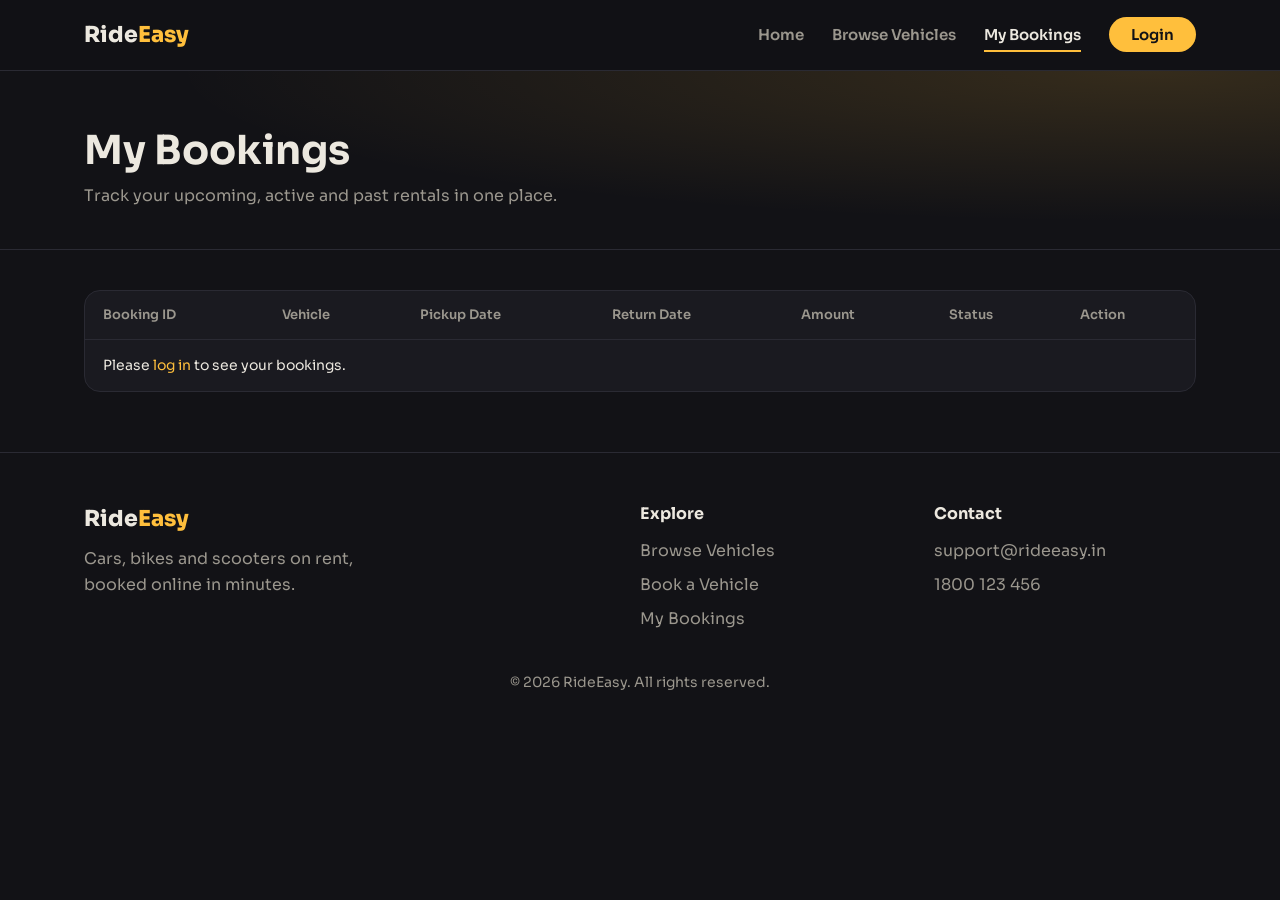
<file: my-bookings.html>
<!DOCTYPE html>
<html lang="en">

<head>
    <meta charset="UTF-8">
    <meta name="viewport" content="width=device-width, initial-scale=1.0">
    <title>My Bookings - RideEasy</title>

    <!-- Google Font: Sora -->
    <link rel="preconnect" href="https://fonts.googleapis.com">
    <link rel="preconnect" href="https://fonts.gstatic.com" crossorigin>
    <link href="https://fonts.googleapis.com/css2?family=Sora:wght@400;600;700;800&display=swap" rel="stylesheet">

    <link rel="stylesheet" href="css/style.css">
</head>

<body>

    <!-- Navbar -->
    <header class="site-header">
        <nav class="navbar">
            <a href="index.html" class="logo">Ride<span>Easy</span></a>

            <!-- Menu button (shown only on phones) -->
            <input type="checkbox" id="menu-toggle">
            <label for="menu-toggle" class="menu-icon">&#9776;</label>

            <ul class="nav-links">
                <li><a href="index.html">Home</a></li>
                <li><a href="browse.html">Browse Vehicles</a></li>
                <li><a href="my-bookings.html" class="current">My Bookings</a></li>
                <li><a href="login.html" class="login-btn">Login</a></li>
            </ul>
        </nav>
    </header>

    <main>
        <!-- Page heading -->
        <section class="page-head">
            <div class="container">
                <h1>My Bookings</h1>
                <p class="subtitle">Track your upcoming, active and past rentals in one place.</p>
            </div>
        </section>

        <section class="bookings">
            <div class="container">
                <!-- Wrapper lets the table scroll sideways on phones -->
                <div class="table-box">
                    <table class="bookings-table">
                        <thead>
                            <tr>
                                <th>Booking ID</th>
                                <th>Vehicle</th>
                                <th>Pickup Date</th>
                                <th>Return Date</th>
                                <th>Amount</th>
                                <th>Status</th>
                                <th>Action</th>
                            </tr>
                        </thead>
                        <tbody>
                            <tr>
                                <td>RE101</td>
                                <td>Maruti Swift</td>
                                <td>05-11-2026</td>
                                <td>07-11-2026</td>
                                <td>₹4,000</td>
                                <td><span class="status upcoming">Upcoming</span></td>
                                <td><button type="button" class="btn-small btn-outline">Cancel</button></td>
                            </tr>
                            <tr>
                                <td>RE102</td>
                                <td>Honda Activa 6G</td>
                                <td>28-10-2026</td>
                                <td>30-10-2026</td>
                                <td>₹1,800</td>
                                <td><span class="status active">Active</span></td>
                                <td>-</td>
                            </tr>
                            <tr>
                                <td>RE103</td>
                                <td>Royal Enfield Classic 350</td>
                                <td>15-10-2026</td>
                                <td>17-10-2026</td>
                                <td>₹2,800</td>
                                <td><span class="status completed">Completed</span></td>
                                <td><a href="vehicle.html#classic350">Write Review</a></td>
                            </tr>
                            <tr>
                                <td>RE104</td>
                                <td>Hyundai Creta</td>
                                <td>10-10-2026</td>
                                <td>12-10-2026</td>
                                <td>₹6,000</td>
                                <td><span class="status cancelled">Cancelled</span></td>
                                <td>-</td>
                            </tr>
                        </tbody>
                    </table>
                </div>
            </div>
        </section>
    </main>

    <!-- Footer -->
    <footer class="site-footer">
        <div class="container footer-grid">
            <div>
                <a href="index.html" class="logo">Ride<span>Easy</span></a>
                <p>Cars, bikes and scooters on rent, booked online in minutes.</p>
            </div>
            <div>
                <h4>Explore</h4>
                <a href="browse.html">Browse Vehicles</a>
                <a href="booking.html">Book a Vehicle</a>
                <a href="my-bookings.html">My Bookings</a>
            </div>
            <div>
                <h4>Contact</h4>
                <a href="mailto:support@rideeasy.in">support@rideeasy.in</a>
                <a href="tel:+911800123456">1800 123 456</a>
            </div>
        </div>
        <p class="copyright">&copy; 2026 RideEasy. All rights reserved.</p>
    </footer>
    <script src="js/data.js"></script>
    <script src="js/my-bookings.js"></script>
</body>

</html>
</file>
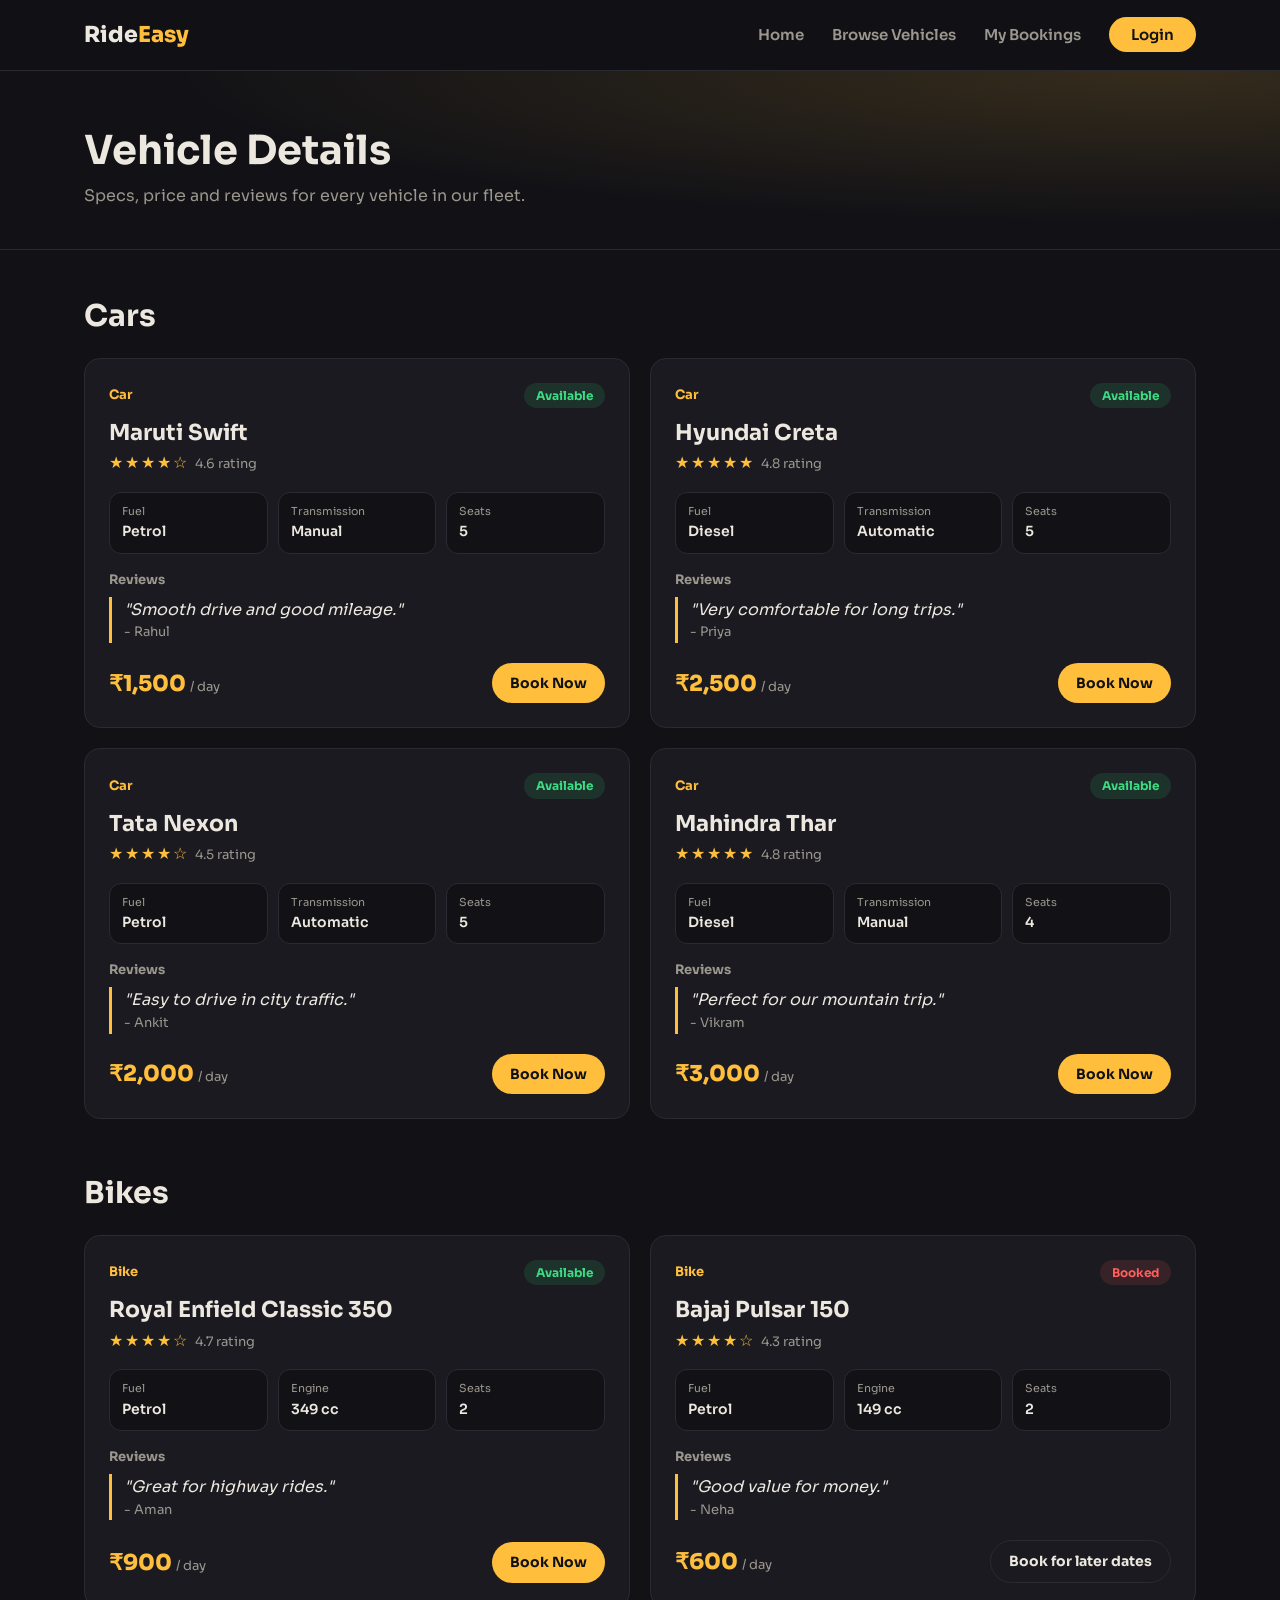
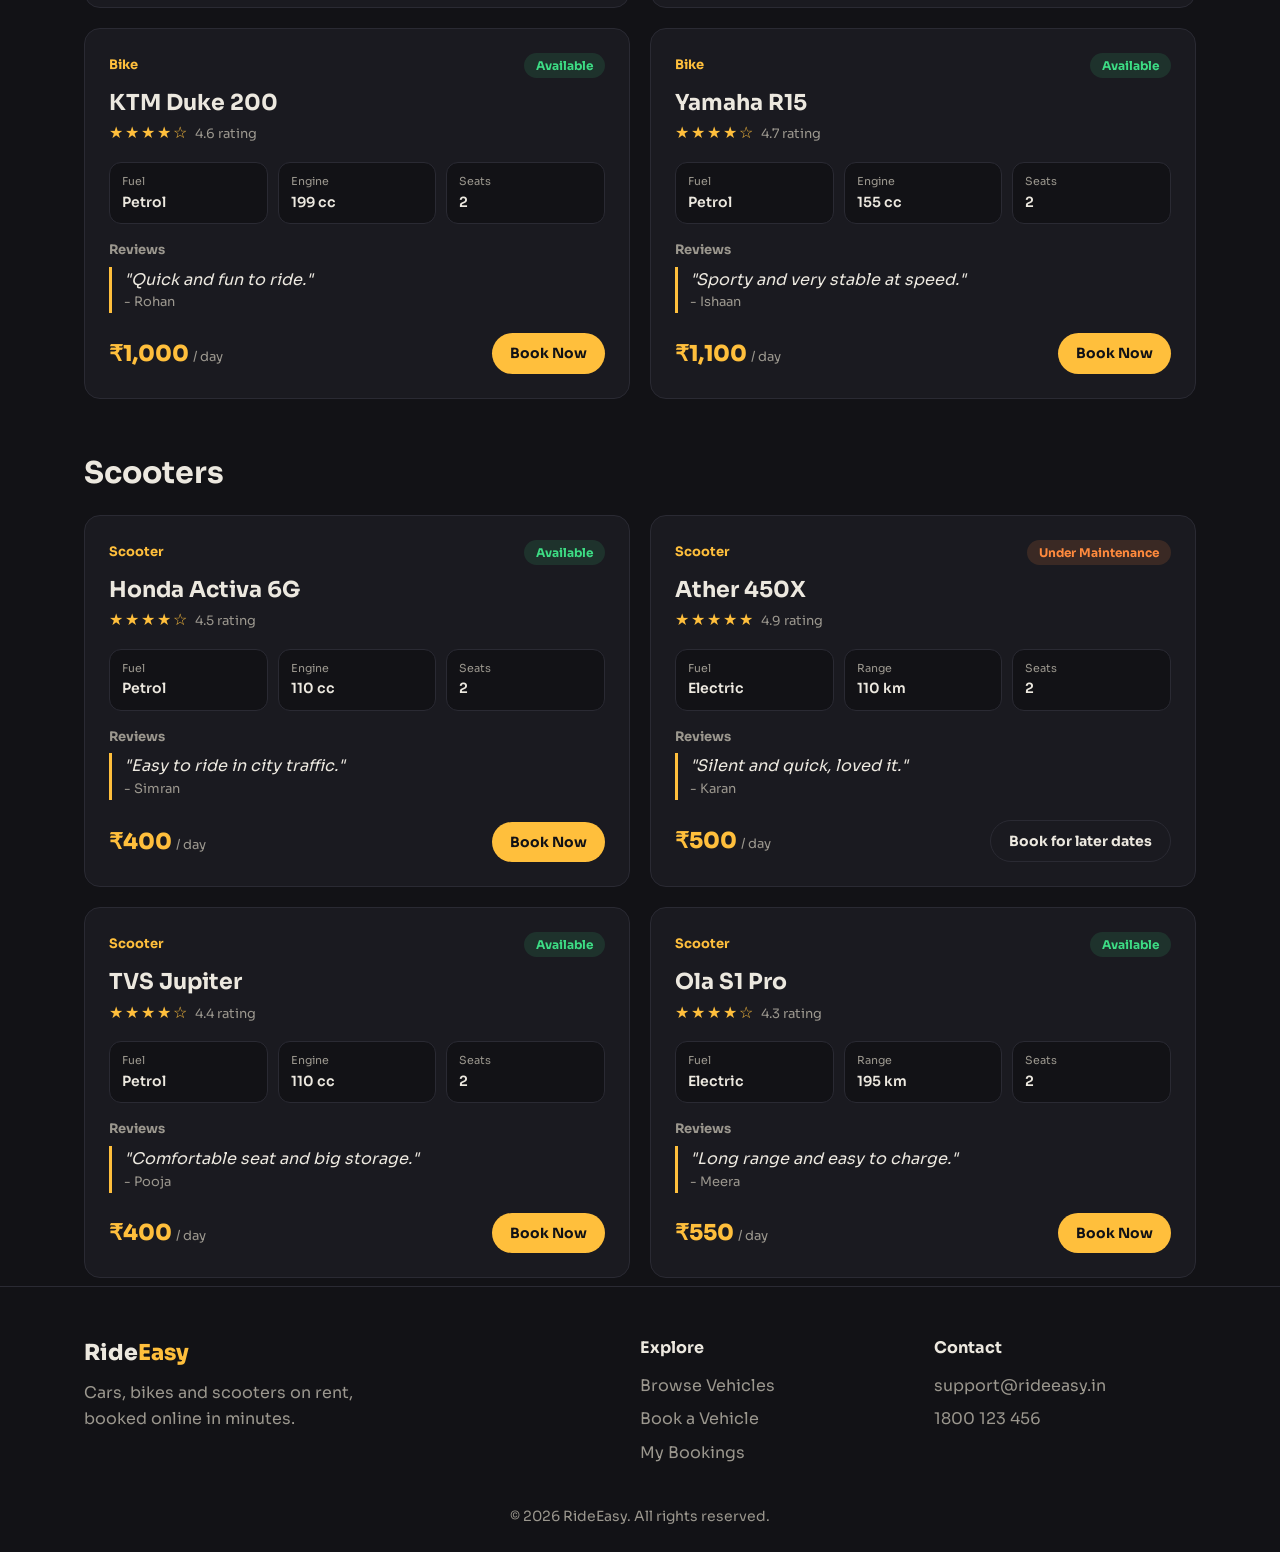
<file: vehicle.html>
<!DOCTYPE html>
<html lang="en">

<head>
    <meta charset="UTF-8">
    <meta name="viewport" content="width=device-width, initial-scale=1.0">
    <title>Vehicle Details - RideEasy</title>

    <!-- Google Font: Sora -->
    <link rel="preconnect" href="https://fonts.googleapis.com">
    <link rel="preconnect" href="https://fonts.gstatic.com" crossorigin>
    <link href="https://fonts.googleapis.com/css2?family=Sora:wght@400;600;700;800&display=swap" rel="stylesheet">

    <link rel="stylesheet" href="css/style.css">
</head>

<body>

    <!-- Navbar -->
    <header class="site-header">
        <nav class="navbar">
            <a href="index.html" class="logo">Ride<span>Easy</span></a>

            <!-- Menu button (shown only on phones) -->
            <input type="checkbox" id="menu-toggle">
            <label for="menu-toggle" class="menu-icon">&#9776;</label>

            <ul class="nav-links">
                <li><a href="index.html">Home</a></li>
                <li><a href="browse.html">Browse Vehicles</a></li>
                <li><a href="my-bookings.html">My Bookings</a></li>
                <li><a href="login.html" class="login-btn">Login</a></li>
            </ul>
        </nav>
    </header>

    <main>
        <!-- Page heading -->
        <section class="page-head">
            <div class="container">
                <h1>Vehicle Details</h1>
                <p class="subtitle">Specs, price and reviews for every vehicle in our fleet.</p>
            </div>
        </section>

        <!-- Cars -->
        <section class="details-group">
            <div class="container">
                <h2>Cars</h2>
                <div class="details-list">
                    <!-- Maruti Swift -->
                    <article id="swift" class="vehicle-details">
                        <div class="box-top">
                            <span class="type">Car</span>
                            <span class="status available">Available</span>
                        </div>
                        <h3>Maruti Swift</h3>
                        <p class="rating">★★★★☆ <span>4.6 rating</span></p>
                        <ul class="features">
                            <li><span>Fuel</span>Petrol</li>
                            <li><span>Transmission</span>Manual</li>
                            <li><span>Seats</span>5</li>
                        </ul>
                        <div class="reviews">
                            <h4>Reviews</h4>
                            <blockquote>"Smooth drive and good mileage." <cite>- Rahul</cite></blockquote>
                        </div>
                        <div class="box-bottom">
                            <p class="price">₹1,500 <span>/ day</span></p>
                            <a href="booking.html" class="btn">Book Now</a>
                        </div>
                    </article>

                    <!-- Hyundai Creta -->
                    <article id="creta" class="vehicle-details">
                        <div class="box-top">
                            <span class="type">Car</span>
                            <span class="status available">Available</span>
                        </div>
                        <h3>Hyundai Creta</h3>
                        <p class="rating">★★★★★ <span>4.8 rating</span></p>
                        <ul class="features">
                            <li><span>Fuel</span>Diesel</li>
                            <li><span>Transmission</span>Automatic</li>
                            <li><span>Seats</span>5</li>
                        </ul>
                        <div class="reviews">
                            <h4>Reviews</h4>
                            <blockquote>"Very comfortable for long trips." <cite>- Priya</cite></blockquote>
                        </div>
                        <div class="box-bottom">
                            <p class="price">₹2,500 <span>/ day</span></p>
                            <a href="booking.html" class="btn">Book Now</a>
                        </div>
                    </article>

                    <!-- Tata Nexon -->
                    <article id="nexon" class="vehicle-details">
                        <div class="box-top">
                            <span class="type">Car</span>
                            <span class="status available">Available</span>
                        </div>
                        <h3>Tata Nexon</h3>
                        <p class="rating">★★★★☆ <span>4.5 rating</span></p>
                        <ul class="features">
                            <li><span>Fuel</span>Petrol</li>
                            <li><span>Transmission</span>Automatic</li>
                            <li><span>Seats</span>5</li>
                        </ul>
                        <div class="reviews">
                            <h4>Reviews</h4>
                            <blockquote>"Easy to drive in city traffic." <cite>- Ankit</cite></blockquote>
                        </div>
                        <div class="box-bottom">
                            <p class="price">₹2,000 <span>/ day</span></p>
                            <a href="booking.html" class="btn">Book Now</a>
                        </div>
                    </article>

                    <!-- Mahindra Thar -->
                    <article id="thar" class="vehicle-details">
                        <div class="box-top">
                            <span class="type">Car</span>
                            <span class="status available">Available</span>
                        </div>
                        <h3>Mahindra Thar</h3>
                        <p class="rating">★★★★★ <span>4.8 rating</span></p>
                        <ul class="features">
                            <li><span>Fuel</span>Diesel</li>
                            <li><span>Transmission</span>Manual</li>
                            <li><span>Seats</span>4</li>
                        </ul>
                        <div class="reviews">
                            <h4>Reviews</h4>
                            <blockquote>"Perfect for our mountain trip." <cite>- Vikram</cite></blockquote>
                        </div>
                        <div class="box-bottom">
                            <p class="price">₹3,000 <span>/ day</span></p>
                            <a href="booking.html" class="btn">Book Now</a>
                        </div>
                    </article>
                </div>
            </div>
        </section>

        <!-- Bikes -->
        <section class="details-group">
            <div class="container">
                <h2>Bikes</h2>
                <div class="details-list">
                    <!-- Royal Enfield Classic 350 -->
                    <article id="classic350" class="vehicle-details">
                        <div class="box-top">
                            <span class="type">Bike</span>
                            <span class="status available">Available</span>
                        </div>
                        <h3>Royal Enfield Classic 350</h3>
                        <p class="rating">★★★★☆ <span>4.7 rating</span></p>
                        <ul class="features">
                            <li><span>Fuel</span>Petrol</li>
                            <li><span>Engine</span>349 cc</li>
                            <li><span>Seats</span>2</li>
                        </ul>
                        <div class="reviews">
                            <h4>Reviews</h4>
                            <blockquote>"Great for highway rides." <cite>- Aman</cite></blockquote>
                        </div>
                        <div class="box-bottom">
                            <p class="price">₹900 <span>/ day</span></p>
                            <a href="booking.html" class="btn">Book Now</a>
                        </div>
                    </article>

                    <!-- Bajaj Pulsar 150 -->
                    <article id="pulsar" class="vehicle-details">
                        <div class="box-top">
                            <span class="type">Bike</span>
                            <span class="status booked">Booked</span>
                        </div>
                        <h3>Bajaj Pulsar 150</h3>
                        <p class="rating">★★★★☆ <span>4.3 rating</span></p>
                        <ul class="features">
                            <li><span>Fuel</span>Petrol</li>
                            <li><span>Engine</span>149 cc</li>
                            <li><span>Seats</span>2</li>
                        </ul>
                        <div class="reviews">
                            <h4>Reviews</h4>
                            <blockquote>"Good value for money." <cite>- Neha</cite></blockquote>
                        </div>
                        <div class="box-bottom">
                            <p class="price">₹600 <span>/ day</span></p>
                            <a href="booking.html" class="btn btn-outline">Book for later dates</a>
                        </div>
                    </article>

                    <!-- KTM Duke 200 -->
                    <article id="duke200" class="vehicle-details">
                        <div class="box-top">
                            <span class="type">Bike</span>
                            <span class="status available">Available</span>
                        </div>
                        <h3>KTM Duke 200</h3>
                        <p class="rating">★★★★☆ <span>4.6 rating</span></p>
                        <ul class="features">
                            <li><span>Fuel</span>Petrol</li>
                            <li><span>Engine</span>199 cc</li>
                            <li><span>Seats</span>2</li>
                        </ul>
                        <div class="reviews">
                            <h4>Reviews</h4>
                            <blockquote>"Quick and fun to ride." <cite>- Rohan</cite></blockquote>
                        </div>
                        <div class="box-bottom">
                            <p class="price">₹1,000 <span>/ day</span></p>
                            <a href="booking.html" class="btn">Book Now</a>
                        </div>
                    </article>

                    <!-- Yamaha R15 -->
                    <article id="r15" class="vehicle-details">
                        <div class="box-top">
                            <span class="type">Bike</span>
                            <span class="status available">Available</span>
                        </div>
                        <h3>Yamaha R15</h3>
                        <p class="rating">★★★★☆ <span>4.7 rating</span></p>
                        <ul class="features">
                            <li><span>Fuel</span>Petrol</li>
                            <li><span>Engine</span>155 cc</li>
                            <li><span>Seats</span>2</li>
                        </ul>
                        <div class="reviews">
                            <h4>Reviews</h4>
                            <blockquote>"Sporty and very stable at speed." <cite>- Ishaan</cite></blockquote>
                        </div>
                        <div class="box-bottom">
                            <p class="price">₹1,100 <span>/ day</span></p>
                            <a href="booking.html" class="btn">Book Now</a>
                        </div>
                    </article>
                </div>
            </div>
        </section>

        <!-- Scooters -->
        <section class="details-group">
            <div class="container">
                <h2>Scooters</h2>
                <div class="details-list">
                    <!-- Honda Activa 6G -->
                    <article id="activa" class="vehicle-details">
                        <div class="box-top">
                            <span class="type">Scooter</span>
                            <span class="status available">Available</span>
                        </div>
                        <h3>Honda Activa 6G</h3>
                        <p class="rating">★★★★☆ <span>4.5 rating</span></p>
                        <ul class="features">
                            <li><span>Fuel</span>Petrol</li>
                            <li><span>Engine</span>110 cc</li>
                            <li><span>Seats</span>2</li>
                        </ul>
                        <div class="reviews">
                            <h4>Reviews</h4>
                            <blockquote>"Easy to ride in city traffic." <cite>- Simran</cite></blockquote>
                        </div>
                        <div class="box-bottom">
                            <p class="price">₹400 <span>/ day</span></p>
                            <a href="booking.html" class="btn">Book Now</a>
                        </div>
                    </article>

                    <!-- Ather 450X -->
                    <article id="ather" class="vehicle-details">
                        <div class="box-top">
                            <span class="type">Scooter</span>
                            <span class="status maintenance">Under Maintenance</span>
                        </div>
                        <h3>Ather 450X</h3>
                        <p class="rating">★★★★★ <span>4.9 rating</span></p>
                        <ul class="features">
                            <li><span>Fuel</span>Electric</li>
                            <li><span>Range</span>110 km</li>
                            <li><span>Seats</span>2</li>
                        </ul>
                        <div class="reviews">
                            <h4>Reviews</h4>
                            <blockquote>"Silent and quick, loved it." <cite>- Karan</cite></blockquote>
                        </div>
                        <div class="box-bottom">
                            <p class="price">₹500 <span>/ day</span></p>
                            <a href="booking.html" class="btn btn-outline">Book for later dates</a>
                        </div>
                    </article>

                    <!-- TVS Jupiter -->
                    <article id="jupiter" class="vehicle-details">
                        <div class="box-top">
                            <span class="type">Scooter</span>
                            <span class="status available">Available</span>
                        </div>
                        <h3>TVS Jupiter</h3>
                        <p class="rating">★★★★☆ <span>4.4 rating</span></p>
                        <ul class="features">
                            <li><span>Fuel</span>Petrol</li>
                            <li><span>Engine</span>110 cc</li>
                            <li><span>Seats</span>2</li>
                        </ul>
                        <div class="reviews">
                            <h4>Reviews</h4>
                            <blockquote>"Comfortable seat and big storage." <cite>- Pooja</cite></blockquote>
                        </div>
                        <div class="box-bottom">
                            <p class="price">₹400 <span>/ day</span></p>
                            <a href="booking.html" class="btn">Book Now</a>
                        </div>
                    </article>

                    <!-- Ola S1 Pro -->
                    <article id="ola-s1" class="vehicle-details">
                        <div class="box-top">
                            <span class="type">Scooter</span>
                            <span class="status available">Available</span>
                        </div>
                        <h3>Ola S1 Pro</h3>
                        <p class="rating">★★★★☆ <span>4.3 rating</span></p>
                        <ul class="features">
                            <li><span>Fuel</span>Electric</li>
                            <li><span>Range</span>195 km</li>
                            <li><span>Seats</span>2</li>
                        </ul>
                        <div class="reviews">
                            <h4>Reviews</h4>
                            <blockquote>"Long range and easy to charge." <cite>- Meera</cite></blockquote>
                        </div>
                        <div class="box-bottom">
                            <p class="price">₹550 <span>/ day</span></p>
                            <a href="booking.html" class="btn">Book Now</a>
                        </div>
                    </article>
                </div>
            </div>
        </section>
    </main>

    <!-- Footer -->
    <footer class="site-footer">
        <div class="container footer-grid">
            <div>
                <a href="index.html" class="logo">Ride<span>Easy</span></a>
                <p>Cars, bikes and scooters on rent, booked online in minutes.</p>
            </div>
            <div>
                <h4>Explore</h4>
                <a href="browse.html">Browse Vehicles</a>
                <a href="booking.html">Book a Vehicle</a>
                <a href="my-bookings.html">My Bookings</a>
            </div>
            <div>
                <h4>Contact</h4>
                <a href="mailto:support@rideeasy.in">support@rideeasy.in</a>
                <a href="tel:+911800123456">1800 123 456</a>
            </div>
        </div>
        <p class="copyright">&copy; 2026 RideEasy. All rights reserved.</p>
    </footer>
    <script src="js/data.js"></script>
</body>

</html>
</file>
<file: css/style.css>
/* =========================================================
   PART 1 - BASE: colors, fonts, buttons, forms, badges
   ========================================================= */

/* ----- Colors and sizes (CSS variables) ----- */
:root {
    --bg: #121216;          /* page background (dark asphalt) */
    --surface: #1a1a20;     /* boxes and cards */
    --line: #2a2a33;        /* borders */
    --text: #ece8df;        /* main text */
    --muted: #9b978e;       /* grey text */
    --gold: #ffbf3c;        /* main accent */
    --gold-glow: rgba(255, 191, 60, 0.35);
    --green: #3ddc84;
    --red: #ff5d5d;
    --orange: #ff8a3d;
    --purple: #a993ff;

    --nav-height: 70px;
    --radius: 16px;
}

/* ----- Reset ----- */
* {
    margin: 0;
    padding: 0;
    box-sizing: border-box;
}

html {
    scroll-behavior: smooth;   /* smooth jump for # links */
}

body {
    font-family: "Sora", Arial, sans-serif;
    background-color: var(--bg);
    color: var(--text);
    line-height: 1.6;
}

a {
    color: var(--gold);
    text-decoration: none;
}

h1, h2, h3 {
    line-height: 1.2;
}

h2 {
    font-size: 30px;
    margin-bottom: 24px;
}

/* Keeps content centered with a max width */
.container {
    max-width: 1160px;
    margin: 0 auto;
    padding: 0 24px;
}

.subtitle {
    color: var(--muted);
}

/* ----- Buttons ----- */
button,
.btn {
    font-family: inherit;
    font-size: 15px;
    font-weight: 700;
    color: var(--bg);
    background-color: var(--gold);
    border: none;
    border-radius: 999px;
    padding: 12px 26px;
    cursor: pointer;
    display: inline-block;
    text-align: center;
    transition: transform 0.2s, box-shadow 0.2s;
}

button:hover,
.btn:hover {
    transform: translateY(-2px);
    box-shadow: 0 8px 24px var(--gold-glow);
}

.btn-small {
    padding: 7px 16px;
    font-size: 13px;
}

/* Outlined button (Edit, Cancel ...) */
.btn-outline {
    background-color: transparent;
    color: var(--text);
    border: 1px solid var(--line);
}

.btn-outline:hover {
    border-color: var(--gold);
    box-shadow: none;
}

/* Red button (Delete, Reject) */
.btn-danger {
    background-color: transparent;
    color: var(--red);
    border: 1px solid rgba(255, 93, 93, 0.4);
}

.btn-danger:hover {
    background-color: rgba(255, 93, 93, 0.12);
    box-shadow: none;
}

/* ----- Form inputs ----- */
label {
    display: block;
    font-size: 13px;
    font-weight: 600;
    color: var(--muted);
    margin-bottom: 6px;
}

input,
select {
    width: 100%;
    height: 46px;
    padding: 0 14px;
    margin-bottom: 14px;
    font-family: inherit;
    font-size: 14px;
    color: var(--text);
    background-color: var(--bg);
    border: 1px solid var(--line);
    border-radius: 12px;
    transition: border-color 0.2s, box-shadow 0.2s;
}

/* Gold ring when you click inside a box */
input:focus,
select:focus {
    outline: none;
    border-color: var(--gold);
    box-shadow: 0 0 0 4px rgba(255, 191, 60, 0.15);
}

input::placeholder {
    color: #5f5c56;
}

/* Makes the calendar icon white on dark inputs */
input[type="date"] {
    color-scheme: dark;
}

/* ----- Status badges ----- */
.status {
    display: inline-block;
    padding: 3px 12px;
    border-radius: 999px;
    font-size: 12px;
    font-weight: 700;
    white-space: nowrap;
}

.available, .active      { background-color: rgba(61, 220, 132, 0.12); color: var(--green); }
.booked, .cancelled      { background-color: rgba(255, 93, 93, 0.12);  color: var(--red); }
.maintenance, .pending   { background-color: rgba(255, 138, 61, 0.14); color: var(--orange); }
.upcoming                { background-color: rgba(169, 147, 255, 0.15); color: var(--purple); }
.completed               { background-color: rgba(255, 255, 255, 0.08); color: var(--muted); }

/* ----- Fade-up animation (used on page load) ----- */
@keyframes fade-up {
    from {
        opacity: 0;
        transform: translateY(24px);
    }
    to {
        opacity: 1;
        transform: translateY(0);
    }
}


/* =========================================================
   PART 2 - NAVBAR AND FOOTER
   ========================================================= */

.site-header {
    position: sticky;          /* stays on top while scrolling */
    top: 0;
    z-index: 100;
    background-color: rgba(18, 18, 22, 0.85);
    backdrop-filter: blur(10px);   /* blurs what is behind it */
    border-bottom: 1px solid var(--line);
}

.navbar {
    max-width: 1160px;
    height: var(--nav-height);
    margin: 0 auto;
    padding: 0 24px;
    display: flex;
    justify-content: space-between;
    align-items: center;
}

.logo {
    font-size: 22px;
    font-weight: 800;
    color: var(--text);
}

.logo span {
    color: var(--gold);
}

/* "Admin" tag next to the logo */
.logo small {
    font-size: 11px;
    font-weight: 600;
    color: var(--muted);
    border: 1px solid var(--line);
    padding: 2px 8px;
    border-radius: 999px;
    vertical-align: middle;
}

.nav-links {
    display: flex;
    align-items: center;
    gap: 28px;
    list-style: none;
}

.nav-links a {
    color: var(--muted);
    font-weight: 600;
    font-size: 15px;
    padding: 6px 0;
    border-bottom: 2px solid transparent;
    transition: color 0.2s, border-color 0.2s;
}

.nav-links a:hover,
.nav-links a.current {
    color: var(--text);
    border-bottom-color: var(--gold);
}

/* Gold Login / Logout button */
.nav-links .login-btn {
    color: var(--bg);
    background-color: var(--gold);
    padding: 8px 22px;
    border-radius: 999px;
    border-bottom: none;
}

.nav-links .login-btn:hover {
    color: var(--bg);
    box-shadow: 0 0 20px var(--gold-glow);
}

/* Menu button and checkbox are hidden on big screens */
#menu-toggle,
.menu-icon {
    display: none;
}

/* ----- Footer ----- */
.site-footer {
    border-top: 1px solid var(--line);
    padding: 48px 0 24px;
    color: var(--muted);
}

.footer-grid {
    display: grid;
    grid-template-columns: 2fr 1fr 1fr;
    gap: 32px;
}

.footer-grid p {
    margin-top: 10px;
    max-width: 300px;
}

.footer-grid h4 {
    color: var(--text);
    margin-bottom: 12px;
}

.footer-grid div a:not(.logo) {
    display: block;
    color: var(--muted);
    margin-bottom: 8px;
}

.footer-grid div a:not(.logo):hover {
    color: var(--gold);
}

.copyright {
    text-align: center;
    font-size: 14px;
    margin-top: 32px;
}


/* =========================================================
   PART 3 - HOME PAGE
   ========================================================= */

/* ----- First view: exactly one screen tall ----- */
.top-section {
    min-height: calc(100vh - var(--nav-height));
    display: flex;
    align-items: center;
    padding: 40px 0;
    /* dark shade on the left + background photo */
    background: linear-gradient(90deg, rgba(18, 18, 22, 0.95) 35%, rgba(18, 18, 22, 0.4)),
                url("../images/bg.jpg") center / cover;
}

.top-section .container {
    width: 100%;
    animation: fade-up 0.8s ease;
}

.top-section h1 {
    font-size: 52px;
    font-weight: 800;
    max-width: 620px;
    margin-bottom: 16px;
}

.top-section .subtitle {
    font-size: 17px;
    max-width: 480px;
    margin-bottom: 28px;
}

/* Search box: 2 columns */
.search-form {
    max-width: 540px;
    display: grid;
    grid-template-columns: 1fr 1fr;
    gap: 0 14px;
    padding: 22px;
    background-color: rgba(26, 26, 32, 0.75);
    border: 1px solid var(--line);
    border-radius: var(--radius);
    backdrop-filter: blur(8px);
}

.search-form button {
    grid-column: 1 / -1;   /* button takes the full width */
}

/* ----- Sections below the first view ----- */
.categories,
.popular,
.how-it-works {
    padding: 56px 0;
}

/* ----- How It Works (numbered steps) ----- */
.steps {
    list-style: none;
    counter-reset: step;     /* starts a counter at 0 */
    display: grid;
    grid-template-columns: repeat(4, 1fr);
    gap: 24px;
}

.steps li {
    counter-increment: step; /* adds 1 for each step */
}

.steps li::before {
    content: counter(step);  /* shows 1, 2, 3, 4 */
    display: flex;
    justify-content: center;
    align-items: center;
    width: 44px;
    height: 44px;
    margin-bottom: 16px;
    border: 2px solid var(--gold);
    border-radius: 50%;
    color: var(--gold);
    font-weight: 700;
}

.steps h3 {
    font-size: 17px;
    margin-bottom: 6px;
}

.steps p {
    color: var(--muted);
    font-size: 14px;
}


/* =========================================================
   PART 4 - CATEGORY BOXES, VEHICLE BOXES, BROWSE PAGE
   ========================================================= */

/* ----- Category boxes (photo behind the text) ----- */
.category-list {
    display: grid;
    grid-template-columns: repeat(3, 1fr);
    gap: 20px;
}

.category-box {
    height: 260px;
    display: flex;
    flex-direction: column;
    justify-content: flex-end;   /* text at the bottom */
    padding: 24px;
    border-radius: var(--radius);
    border: 1px solid var(--line);
    color: var(--text);
    background-size: cover;
    background-position: center;
    transition: transform 0.3s, border-color 0.3s, box-shadow 0.3s;
}

/* Each box gets its own photo + dark shade at the bottom */
.category-box.cars {
    background-image: linear-gradient(transparent 30%, rgba(12, 12, 15, 0.9)), url("../images/cars.jpg");
}

.category-box.bikes {
    background-image: linear-gradient(transparent 30%, rgba(12, 12, 15, 0.9)), url("../images/bikes.jpg");
}

.category-box.scooters {
    background-image: linear-gradient(transparent 30%, rgba(12, 12, 15, 0.9)), url("../images/scooters.jpg");
}

.category-box h3 {
    font-size: 26px;
}

.category-box p {
    color: var(--muted);
    font-size: 14px;
}

.category-box:hover {
    transform: translateY(-6px);
    border-color: var(--gold);
    box-shadow: 0 12px 30px rgba(0, 0, 0, 0.5);
}

/* ----- Vehicle boxes ----- */
.vehicle-list {
    display: grid;
    grid-template-columns: repeat(3, 1fr);
    gap: 20px;
}

.vehicle-box {
    display: flex;
    flex-direction: column;
    padding: 22px;
    background-color: var(--surface);
    border: 1px solid var(--line);
    border-radius: var(--radius);
    transition: transform 0.3s, border-color 0.3s, box-shadow 0.3s;
}

.vehicle-box:hover {
    transform: translateY(-4px);
    border-color: rgba(255, 191, 60, 0.6);
    box-shadow: 0 10px 30px rgba(255, 191, 60, 0.08);
}

.box-top {
    display: flex;
    justify-content: space-between;
    align-items: center;
    margin-bottom: 12px;
}

.type {
    color: var(--gold);
    font-size: 13px;
    font-weight: 700;
}

.vehicle-box h3 {
    font-size: 20px;
    margin-bottom: 12px;
}

/* Small feature pills */
.tags {
    display: flex;
    flex-wrap: wrap;
    gap: 8px;
    list-style: none;
    margin-bottom: 18px;
}

.tags li {
    font-size: 13px;
    color: var(--muted);
    border: 1px solid var(--line);
    padding: 3px 12px;
    border-radius: 999px;
}

/* Price on the left, button on the right */
.box-bottom {
    margin-top: auto;      /* pushes this row to the bottom of the box */
    display: flex;
    justify-content: space-between;
    align-items: center;
    gap: 12px;
}

.price {
    font-size: 22px;
    font-weight: 800;
    color: var(--gold);
}

.price span {
    font-size: 13px;
    font-weight: 400;
    color: var(--muted);
}

.box-bottom .btn {
    padding: 9px 18px;
    font-size: 14px;
}

/* ----- Browse page: first view (one screen) ----- */
.browse-top {
    min-height: calc(100vh - var(--nav-height));
    display: flex;
    align-items: center;
    padding: 32px 0;
}

.browse-top .container {
    width: 100%;
    animation: fade-up 0.8s ease;
}

.browse-top h1 {
    font-size: 40px;
    margin-bottom: 20px;
}

/* Filters in one row */
.filter-form {
    display: grid;
    grid-template-columns: 1fr 1fr 1fr auto;
    gap: 0 14px;
    align-items: end;
    padding: 20px 20px 6px;
    margin-bottom: 24px;
    background-color: var(--surface);
    border: 1px solid var(--line);
    border-radius: var(--radius);
}

.filter-form button {
    height: 46px;
    margin-bottom: 14px;
}

/* Taller category boxes on the browse page */
.browse-top .category-box {
    height: 300px;
}

/* ----- Browse page: each category is one screen ----- */
.vehicle-section {
    min-height: calc(100vh - var(--nav-height));
    display: flex;
    align-items: center;
    padding: 32px 0;
    border-top: 1px solid var(--line);
    scroll-margin-top: var(--nav-height);   /* stops the navbar covering it */
}

.vehicle-section .container {
    width: 100%;
}

.section-head {
    display: flex;
    justify-content: space-between;
    align-items: baseline;
    margin-bottom: 20px;
}

.section-head h2 {
    margin-bottom: 0;
}

.back-link {
    font-size: 14px;
    font-weight: 600;
}

/* 2 x 2 grid */
.vehicle-section .vehicle-list {
    grid-template-columns: 1fr 1fr;
}

.vehicle-section .vehicle-box {
    min-height: 200px;
}


/* =========================================================
   PART 5 - VEHICLE DETAILS, BOOKING, MY BOOKINGS
   ========================================================= */

/* ----- Page heading (inner pages) ----- */
.page-head {
    padding: 56px 0 40px;
    border-bottom: 1px solid var(--line);
    background: radial-gradient(ellipse at 90% 0%, rgba(255, 191, 60, 0.15), transparent 60%);
}

.page-head h1 {
    font-size: 40px;
    margin-bottom: 8px;
    animation: fade-up 0.6s ease;
}

/* ----- Vehicle details ----- */
.details-group {
    padding: 48px 0 8px;
}

.details-list {
    display: grid;
    grid-template-columns: 1fr 1fr;
    gap: 20px;
}

.vehicle-details {
    display: flex;
    flex-direction: column;
    padding: 24px;
    background-color: var(--surface);
    border: 1px solid var(--line);
    border-radius: var(--radius);
    scroll-margin-top: calc(var(--nav-height) + 20px);
    transition: border-color 0.3s, box-shadow 0.3s;
}

.vehicle-details h3 {
    font-size: 22px;
    margin-bottom: 4px;
}

.rating {
    color: var(--gold);
    letter-spacing: 2px;
    margin-bottom: 16px;
}

.rating span {
    color: var(--muted);
    font-size: 13px;
    letter-spacing: 0;
}

/* :target = the box you jumped to with a # link */
.vehicle-details:target {
    border-color: var(--gold);
    box-shadow: 0 0 40px var(--gold-glow);
}

/* Specs: label on top, value below */
.features {
    display: grid;
    grid-template-columns: repeat(3, 1fr);
    gap: 10px;
    list-style: none;
    margin-bottom: 16px;
}

.features li {
    padding: 10px 12px;
    background-color: var(--bg);
    border: 1px solid var(--line);
    border-radius: 12px;
    font-weight: 600;
    font-size: 14px;
}

.features li span {
    display: block;
    font-size: 11px;
    font-weight: 400;
    color: var(--muted);
}

.reviews {
    margin-bottom: 20px;
}

.reviews h4 {
    font-size: 13px;
    color: var(--muted);
    margin-bottom: 6px;
}

blockquote {
    font-style: italic;
    border-left: 3px solid var(--gold);
    padding-left: 12px;
}

blockquote cite {
    display: block;
    font-style: normal;
    font-size: 13px;
    color: var(--muted);
}

/* ----- Booking page ----- */
.booking {
    padding: 40px 0 60px;
}

/* Form on the left, price summary on the right */
.booking-form {
    display: grid;
    grid-template-columns: 1fr 340px;
    gap: 24px;
    align-items: start;
}

fieldset {
    padding: 20px 20px 6px;
    margin-bottom: 20px;
    background-color: var(--surface);
    border: 1px solid var(--line);
    border-radius: var(--radius);
}

legend {
    font-weight: 700;
    padding: 0 8px;
}

/* 2 columns of fields */
.field-grid {
    display: grid;
    grid-template-columns: 1fr 1fr;
    gap: 0 14px;
}

/* Payment options as clickable tiles */
.pay-options {
    display: grid;
    grid-template-columns: repeat(3, 1fr);
    gap: 12px;
    margin-bottom: 14px;
}

.pay-options input {
    position: absolute;     /* hide the round radio dot */
    opacity: 0;             /* (still works with "required") */
    width: 0;
}

.pay-options label {
    margin: 0;
    padding: 14px 8px;
    text-align: center;
    font-size: 14px;
    color: var(--text);
    border: 1px solid var(--line);
    border-radius: 12px;
    cursor: pointer;
    transition: border-color 0.2s, background-color 0.2s;
}

/* The tile right after a checked radio button */
.pay-options input:checked + label {
    border-color: var(--gold);
    background-color: rgba(255, 191, 60, 0.1);
    color: var(--gold);
}

.price-summary {
    position: sticky;       /* follows you while scrolling */
    top: calc(var(--nav-height) + 20px);
    padding: 24px;
    background-color: var(--surface);
    border: 1px solid var(--line);
    border-radius: var(--radius);
}

.price-summary h2 {
    font-size: 20px;
    margin-bottom: 16px;
}

.price-summary p {
    display: flex;
    justify-content: space-between;
    color: var(--muted);
    font-size: 14px;
    margin-bottom: 10px;
}

.price-summary .total {
    color: var(--text);
    font-size: 20px;
    font-weight: 800;
    border-top: 1px dashed var(--line);
    padding-top: 14px;
    margin: 16px 0 18px;
}

.price-summary .total span:last-child {
    color: var(--gold);
}

.terms {
    display: flex;
    align-items: flex-start;
    gap: 10px;
    margin-bottom: 18px;
}

.terms input {
    width: 18px;
    height: 18px;
    margin: 2px 0 0;
    flex-shrink: 0;
    accent-color: var(--gold);   /* gold tick box */
}

.terms label {
    margin: 0;
}

.price-summary button {
    width: 100%;
}

/* ----- Tables (My Bookings + Admin) ----- */
.bookings {
    padding: 40px 0 60px;
}

.table-box {
    overflow-x: auto;       /* scroll sideways on small screens */
    background-color: var(--surface);
    border: 1px solid var(--line);
    border-radius: var(--radius);
}

.bookings-table,
.admin-table {
    width: 100%;
    border-collapse: collapse;
    white-space: nowrap;
}

.bookings-table th,
.admin-table th {
    text-align: left;
    font-size: 13px;
    font-weight: 600;
    color: var(--muted);
    padding: 14px 18px;
    border-bottom: 1px solid var(--line);
}

.bookings-table td,
.admin-table td {
    padding: 14px 18px;
    font-size: 14px;
    border-bottom: 1px solid var(--line);
}

.bookings-table tbody tr:last-child td,
.admin-table tbody tr:last-child td {
    border-bottom: none;
}

.bookings-table tbody tr:hover,
.admin-table tbody tr:hover {
    background-color: rgba(255, 255, 255, 0.03);
}


/* =========================================================
   PART 6 - LOGIN PAGE
   ========================================================= */

.login-page {
    min-height: 100vh;
    /* photo + dark shade on the right side (behind the card) */
    background: linear-gradient(90deg, rgba(18, 18, 22, 0.15), rgba(18, 18, 22, 0.85) 60%),
                url("../images/login-bg.jpg") left center / cover;
    background-attachment: fixed;
}

.login-main {
    max-width: 1160px;
    min-height: calc(100vh - var(--nav-height));
    margin: 0 auto;
    padding: 30px 24px;
    display: flex;
    justify-content: flex-end;   /* card on the right */
    align-items: center;
}

.auth-card {
    width: 100%;
    max-width: 420px;
    padding: 28px;
    background-color: rgba(26, 26, 32, 0.8);
    border: 1px solid rgba(255, 191, 60, 0.3);
    border-radius: 24px;
    backdrop-filter: blur(12px);
    box-shadow: 0 0 60px rgba(255, 191, 60, 0.12);
    animation: fade-up 0.8s ease;
}

/* ----- Tabs (CSS only, using radio buttons) ----- */
.tab-radio {
    display: none;
}

.tabs {
    display: grid;
    grid-template-columns: 1fr 1fr;
    padding: 5px;
    margin-bottom: 22px;
    background-color: var(--bg);
    border: 1px solid var(--line);
    border-radius: 999px;
}

.tabs label {
    margin: 0;
    padding: 9px;
    text-align: center;
    font-size: 15px;
    border-radius: 999px;
    cursor: pointer;
    transition: background-color 0.3s, color 0.3s;
}

/* Highlight the tab whose radio button is checked */
#tab-login:checked ~ .tabs label[for="tab-login"],
#tab-register:checked ~ .tabs label[for="tab-register"] {
    background-color: var(--gold);
    color: var(--bg);
}

/* Show only the form whose tab is checked */
#tab-login:checked ~ #register,
#tab-register:checked ~ #login {
    display: none;
}

.form-box h1 {
    font-size: 26px;
}

.form-sub {
    color: var(--muted);
    font-size: 14px;
    margin-bottom: 18px;
}

.form-box button[type="submit"] {
    width: 100%;
    margin-top: 4px;
}

.switch-text {
    text-align: center;
    font-size: 14px;
    color: var(--muted);
    margin-top: 16px;
}

.switch-text label {
    display: inline;
    color: var(--gold);
    font-size: 14px;
    cursor: pointer;
}

/* ----- Inputs with an icon on the left ----- */
.input-icon {
    position: relative;     /* icons are placed inside this box */
}

.input-icon svg {
    position: absolute;
    left: 14px;
    top: 14px;
    width: 18px;
    height: 18px;
    fill: none;
    stroke: var(--muted);
    stroke-width: 1.8;
    stroke-linecap: round;
    stroke-linejoin: round;
}

.input-icon input {
    padding-left: 44px;     /* room for the icon */
}

/* Icon turns gold when you type in that box */
.input-icon:focus-within svg {
    stroke: var(--gold);
}

/* Eye button inside the password box */
.show-pass {
    position: absolute;
    right: 6px;
    top: 5px;
    width: 36px;
    height: 36px;
    padding: 0;
    background: none;
    border-radius: 8px;
}

.show-pass svg {
    position: static;
    margin: 9px;
}

.show-pass:hover {
    transform: none;
    box-shadow: none;
    background-color: rgba(255, 255, 255, 0.06);
}


/* =========================================================
   PART 7 - ADMIN DASHBOARD
   ========================================================= */

.admin-section {
    padding: 44px 0 4px;
    scroll-margin-top: var(--nav-height);
}

.admin-section h1 {
    font-size: 36px;
    margin-bottom: 4px;
}

.admin-section .subtitle {
    margin-bottom: 24px;
}

.stats {
    display: grid;
    grid-template-columns: repeat(4, 1fr);
    gap: 18px;
}

.stat-box {
    padding: 20px 22px;
    background-color: var(--surface);
    border: 1px solid var(--line);
    border-top: 3px solid var(--gold);
    border-radius: var(--radius);
}

.stat-box.warning {
    border-top-color: var(--orange);
}

.stat-box h3 {
    font-size: 13px;
    font-weight: 600;
    color: var(--muted);
}

.stat-box p {
    font-size: 32px;
    font-weight: 800;
}

/* Add vehicle form: all fields in one row */
.add-vehicle-form {
    display: grid;
    grid-template-columns: repeat(4, 1fr) auto;
    gap: 0 14px;
    align-items: end;
    padding: 20px 20px 6px;
    margin-bottom: 20px;
    background-color: var(--surface);
    border: 1px solid var(--line);
    border-radius: var(--radius);
}

.add-vehicle-form button {
    height: 46px;
    margin-bottom: 14px;
}

.review-list {
    display: grid;
    grid-template-columns: 1fr 1fr;
    gap: 18px;
    margin-bottom: 40px;
}

.review-box {
    padding: 20px;
    background-color: var(--surface);
    border: 1px solid var(--line);
    border-radius: var(--radius);
}

.review-box .rating {
    margin-bottom: 10px;
}


/* =========================================================
   PART 8 - RESPONSIVE (tablets and phones)
   ========================================================= */

/* ----- Tablets (900px and below) ----- */
@media (max-width: 900px) {
    /* Phone menu */
    .menu-icon {
        display: block;
        font-size: 26px;
        color: var(--text);
        margin: 0;
        cursor: pointer;
    }

    .nav-links {
        display: none;
        position: absolute;
        top: var(--nav-height);
        left: 0;
        right: 0;
        flex-direction: column;
        align-items: flex-start;
        gap: 18px;
        padding: 20px 24px 26px;
        background-color: var(--bg);
        border-bottom: 1px solid var(--line);
    }

    /* Show the menu when the checkbox is ticked */
    #menu-toggle:checked ~ .nav-links {
        display: flex;
    }

    .vehicle-list,
    .steps,
    .stats {
        grid-template-columns: 1fr 1fr;
    }

    .details-list,
    .booking-form {
        grid-template-columns: 1fr;
    }

    .price-summary {
        position: static;
    }

    .add-vehicle-form {
        grid-template-columns: 1fr 1fr;
    }
}

/* ----- Phones (600px and below) ----- */
@media (max-width: 600px) {
    h2 {
        font-size: 24px;
    }

    .top-section h1 {
        font-size: 32px;
    }

    .top-section .subtitle {
        font-size: 15px;
    }

    .search-form {
        padding: 16px;
    }

    /* Categories stacked, shorter */
    .category-list {
        grid-template-columns: 1fr;
        gap: 12px;
    }

    .category-box,
    .browse-top .category-box {
        height: 130px;
        padding: 18px;
    }

    .category-box h3 {
        font-size: 22px;
    }

    .browse-top h1,
    .page-head h1 {
        font-size: 30px;
    }

    .filter-form {
        grid-template-columns: 1fr 1fr;
    }

    .filter-form button {
        grid-column: 1 / -1;
    }

    /* Vehicles stay 2 x 2, with smaller text */
    .vehicle-section .vehicle-list {
        gap: 10px;
    }

    .vehicle-section .vehicle-box {
        min-height: 0;
        padding: 14px;
    }

    .vehicle-section .vehicle-box h3 {
        font-size: 15px;
        margin-bottom: 8px;
    }

    .vehicle-section .tags {
        gap: 4px;
        margin-bottom: 12px;
    }

    .vehicle-section .tags li {
        font-size: 11px;
        padding: 1px 8px;
    }

    .vehicle-section .box-top {
        flex-direction: column;
        align-items: flex-start;
        gap: 4px;
    }

    .vehicle-section .box-bottom {
        flex-direction: column;
        align-items: stretch;
        gap: 8px;
    }

    .vehicle-section .price {
        font-size: 18px;
    }

    .vehicle-list,
    .steps,
    .field-grid,
    .features,
    .pay-options,
    .review-list,
    .footer-grid,
    .add-vehicle-form {
        grid-template-columns: 1fr;
    }

    /* Keep 2 x 2 for the browse sections */
    .vehicle-section .vehicle-list {
        grid-template-columns: 1fr 1fr;
    }

    .login-main {
        justify-content: center;
    }

    .auth-card {
        padding: 22px;
    }
}
</file>
